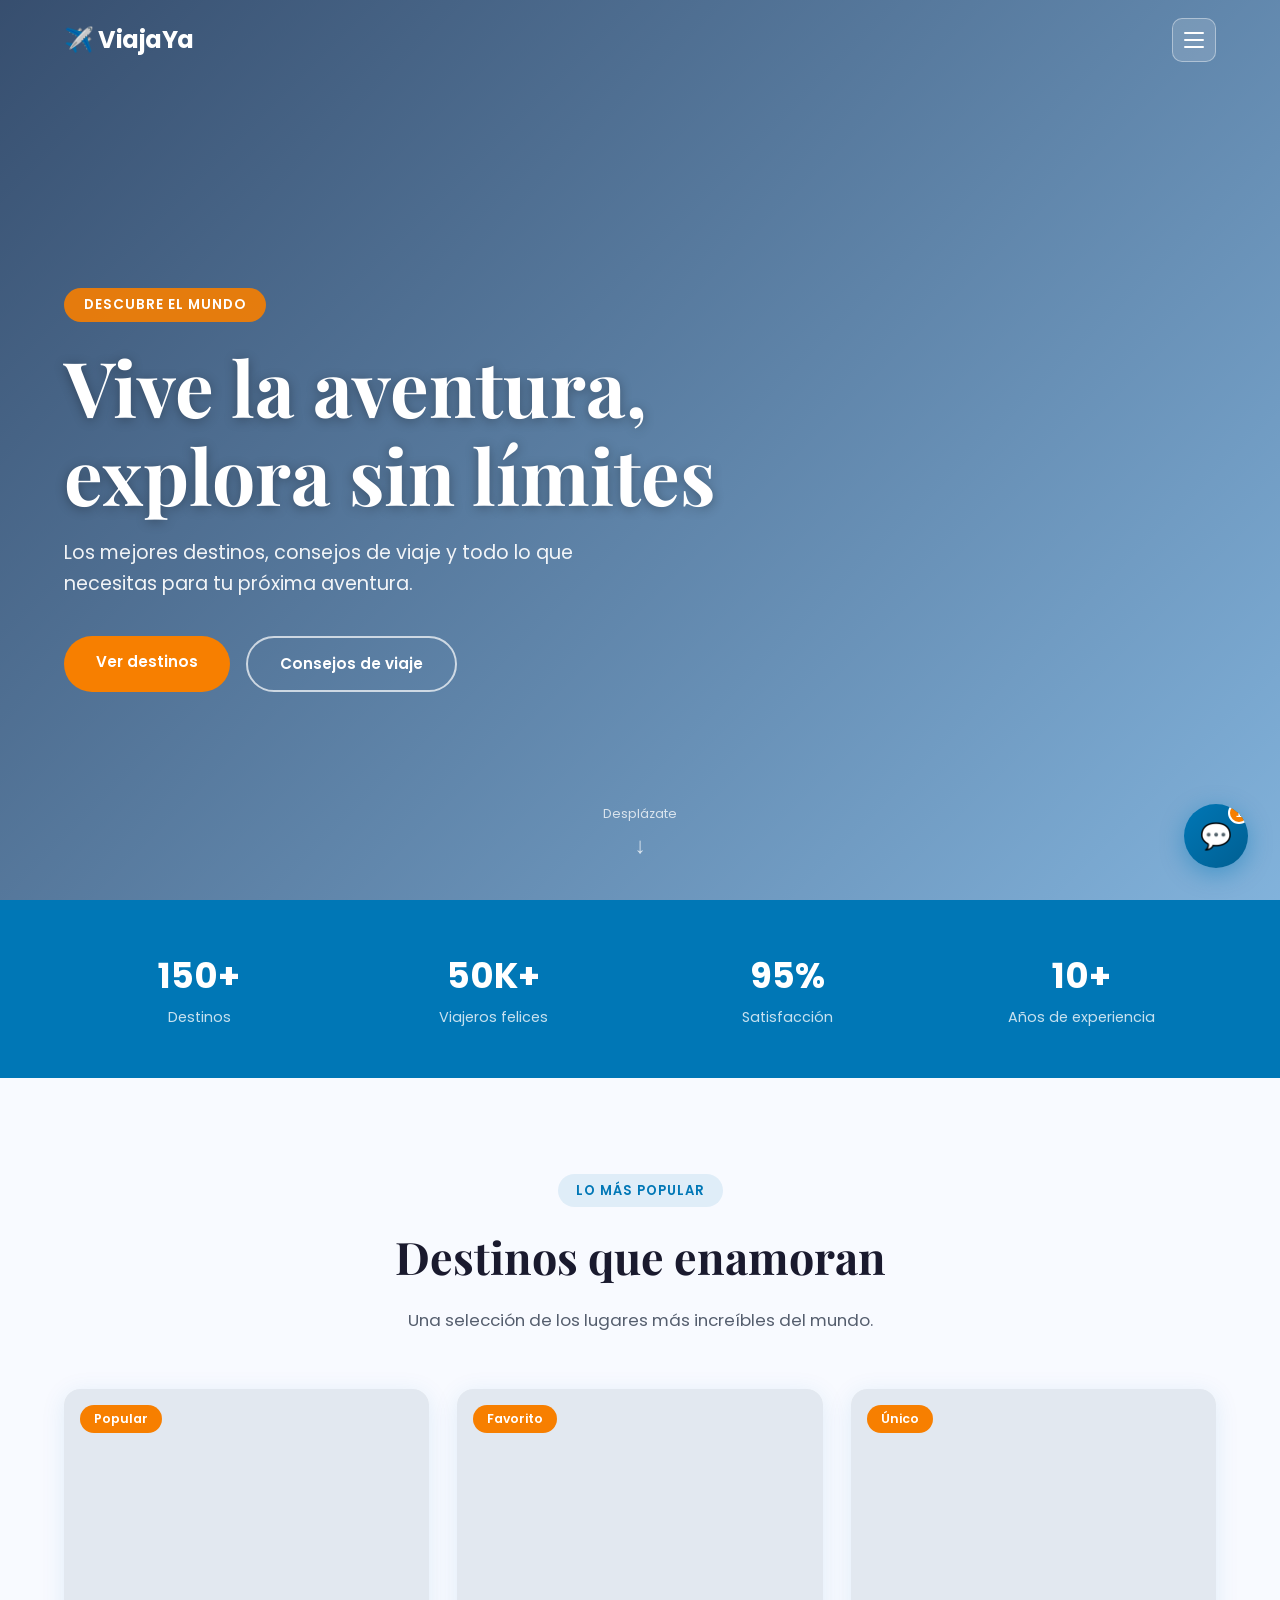
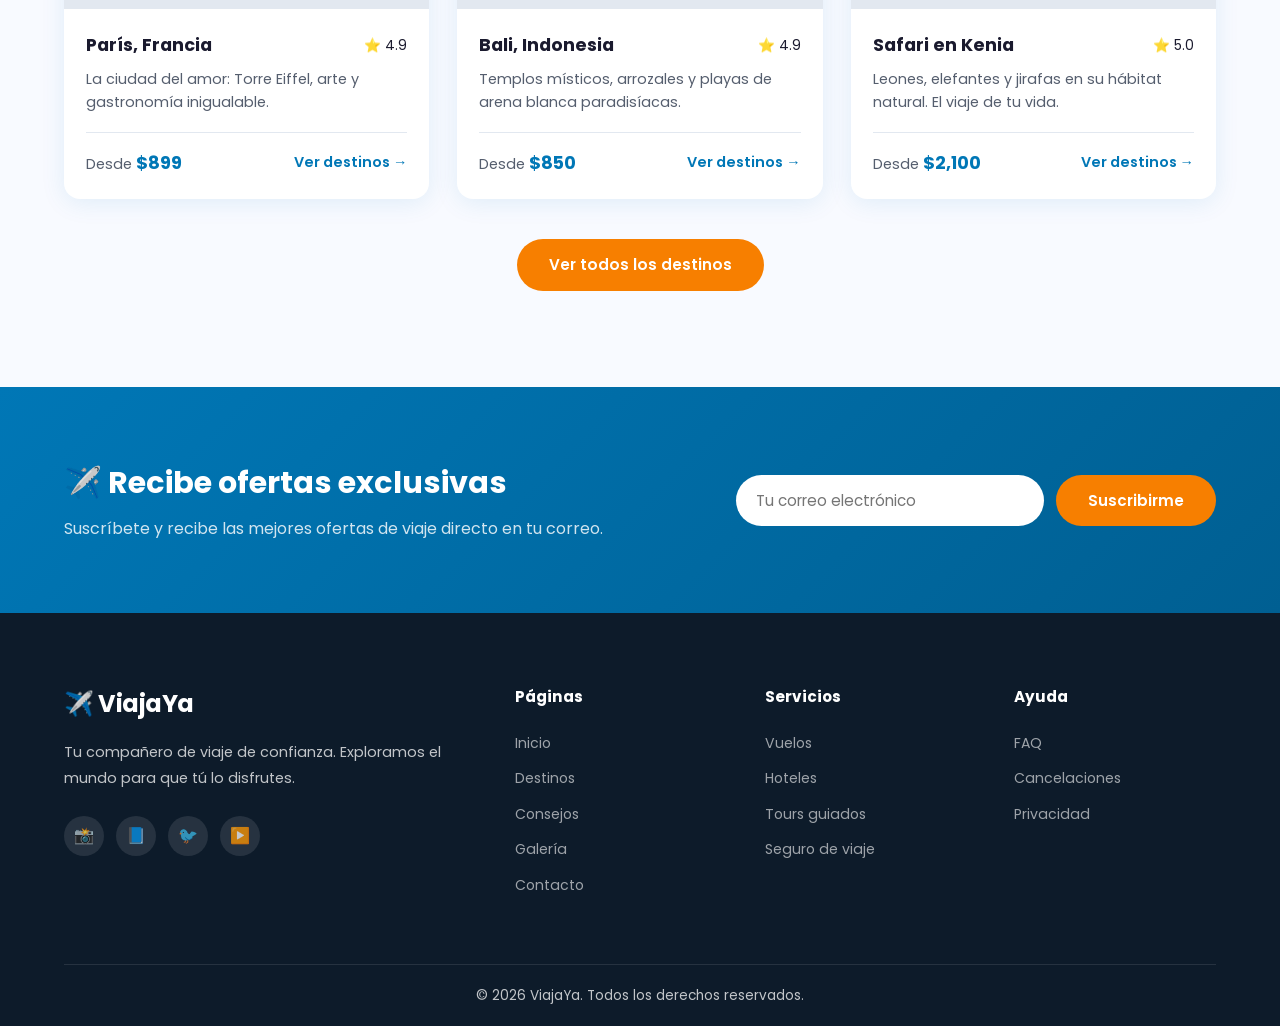
<file: index.html>
<!DOCTYPE html>
<html lang="es">
<head>
  <meta charset="UTF-8" />
  <meta name="viewport" content="width=device-width, initial-scale=1.0" />
  <title>ViajaYa – Inicio</title>
  <meta name="description" content="Tu guía de turismo y viajes. Descubre el mundo con ViajaYa." />
  <link rel="stylesheet" href="styles.css" />
  <link rel="preconnect" href="https://fonts.googleapis.com" />
  <link rel="preconnect" href="https://fonts.gstatic.com" crossorigin />
  <link href="https://fonts.googleapis.com/css2?family=Poppins:wght@300;400;600;700&family=Playfair+Display:wght@700&display=swap" rel="stylesheet" />
</head>
<body>

  <!-- NAVBAR -->
  <nav class="navbar" id="navbar" role="navigation" aria-label="Navegación principal">
    <div class="container nav-container">
      <a href="index.html" class="logo" aria-label="ViajaYa – Inicio">✈️ ViajaYa</a>
      <button class="nav-toggle" id="navToggle" aria-label="Abrir menú" aria-expanded="false" aria-controls="menuPanel">
        <span class="hamburger-line"></span>
        <span class="hamburger-line"></span>
        <span class="hamburger-line"></span>
      </button>
    </div>
  </nav>

  <!-- MENÚ LATERAL -->
  <div class="menu-overlay" id="menuOverlay" aria-hidden="true">
    <div class="menu-panel" id="menuPanel" role="dialog" aria-modal="true" aria-label="Menú">
      <div class="menu-panel-header">
        <span class="logo" style="color:#fff">✈️ ViajaYa</span>
        <button class="menu-panel-close" id="menuClose" aria-label="Cerrar menú">✕</button>
      </div>
      <nav aria-label="Menú lateral">
        <ul class="menu-panel-links">
          <li><a href="index.html"    data-page="index.html"    data-num="01">Inicio</a></li>
          <li><a href="destinos.html" data-page="destinos.html" data-num="02">Destinos</a></li>
          <li><a href="consejos.html" data-page="consejos.html" data-num="03">Consejos</a></li>
          <li><a href="galeria.html"  data-page="galeria.html"  data-num="04">Galería</a></li>
          <li><a href="contacto.html" data-page="contacto.html" data-num="05">Contacto</a></li>
        </ul>
      </nav>
      <div class="menu-panel-footer">
        <a href="tel:+34900123456">📞 +34 900 123 456</a>
        <a href="mailto:hola@viajaya.com">📧 hola@viajaya.com</a>
      </div>
    </div>
  </div>

  <!-- HERO -->
  <section class="hero" aria-label="Portada">
    <div class="hero-overlay" aria-hidden="true"></div>
    <div class="hero-content container">
      <p class="hero-tag">Descubre el mundo</p>
      <h1>Vive la aventura,<br />explora sin límites</h1>
      <p class="hero-subtitle">Los mejores destinos, consejos de viaje y todo lo que necesitas para tu próxima aventura.</p>
      <div class="hero-buttons">
        <a href="destinos.html" class="btn btn-primary">Ver destinos</a>
        <a href="consejos.html" class="btn btn-outline">Consejos de viaje</a>
      </div>
    </div>
    <div class="hero-scroll-hint" aria-hidden="true">
      <span>Desplázate</span>
      <div class="scroll-arrow">↓</div>
    </div>
  </section>

  <!-- STATS -->
  <section class="stats" aria-label="Cifras destacadas">
    <div class="container">
      <div class="stats-grid">
        <div class="stat-item fade-in"><span class="stat-number">150+</span><span class="stat-label">Destinos</span></div>
        <div class="stat-item fade-in"><span class="stat-number">50K+</span><span class="stat-label">Viajeros felices</span></div>
        <div class="stat-item fade-in"><span class="stat-number">95%</span><span class="stat-label">Satisfacción</span></div>
        <div class="stat-item fade-in"><span class="stat-number">10+</span><span class="stat-label">Años de experiencia</span></div>
      </div>
    </div>
  </section>

  <!-- DESTINOS DESTACADOS -->
  <section class="section">
    <div class="container">
      <div class="section-header">
        <p class="section-tag">Lo más popular</p>
        <h2>Destinos que enamoran</h2>
        <p class="section-desc">Una selección de los lugares más increíbles del mundo.</p>
      </div>
      <div class="destinos-grid" style="grid-template-columns: repeat(3,1fr)">

        <article class="destino-card fade-in">
          <div class="card-img" role="img" aria-label="París, Francia"
            style="background-image:url('https://images.unsplash.com/photo-1502602898657-3e91760cbb34?w=600&q=80')">
            <span class="card-badge">Popular</span>
          </div>
          <div class="card-body">
            <div class="card-top"><h3>París, Francia</h3><span class="card-rating">⭐ 4.9</span></div>
            <p>La ciudad del amor: Torre Eiffel, arte y gastronomía inigualable.</p>
            <div class="card-footer">
              <span class="card-price">Desde <strong>$899</strong></span>
              <a href="destinos.html" class="btn-card">Ver destinos →</a>
            </div>
          </div>
        </article>

        <article class="destino-card fade-in">
          <div class="card-img" role="img" aria-label="Bali, Indonesia"
            style="background-image:url('https://images.unsplash.com/photo-1520250497591-112f2f40a3f4?w=600&q=80')">
            <span class="card-badge">Favorito</span>
          </div>
          <div class="card-body">
            <div class="card-top"><h3>Bali, Indonesia</h3><span class="card-rating">⭐ 4.9</span></div>
            <p>Templos místicos, arrozales y playas de arena blanca paradisíacas.</p>
            <div class="card-footer">
              <span class="card-price">Desde <strong>$850</strong></span>
              <a href="destinos.html" class="btn-card">Ver destinos →</a>
            </div>
          </div>
        </article>

        <article class="destino-card fade-in">
          <div class="card-img" role="img" aria-label="Safari en Kenia"
            style="background-image:url('https://images.unsplash.com/photo-1516026672322-bc52d61a55d5?w=600&q=80')">
            <span class="card-badge">Único</span>
          </div>
          <div class="card-body">
            <div class="card-top"><h3>Safari en Kenia</h3><span class="card-rating">⭐ 5.0</span></div>
            <p>Leones, elefantes y jirafas en su hábitat natural. El viaje de tu vida.</p>
            <div class="card-footer">
              <span class="card-price">Desde <strong>$2,100</strong></span>
              <a href="destinos.html" class="btn-card">Ver destinos →</a>
            </div>
          </div>
        </article>

      </div>
      <div style="text-align:center;margin-top:40px">
        <a href="destinos.html" class="btn btn-primary">Ver todos los destinos</a>
      </div>
    </div>
  </section>

  <!-- NEWSLETTER -->
  <section class="newsletter-section">
    <div class="container">
      <div class="newsletter-box">
        <div class="newsletter-text">
          <h2>✈️ Recibe ofertas exclusivas</h2>
          <p>Suscríbete y recibe las mejores ofertas de viaje directo en tu correo.</p>
        </div>
        <form class="newsletter-form" id="newsletterForm" novalidate>
          <label for="newsletterEmail" class="sr-only">Correo electrónico</label>
          <input type="email" id="newsletterEmail" placeholder="Tu correo electrónico" required autocomplete="email" />
          <button type="submit" class="btn btn-primary">Suscribirme</button>
        </form>
      </div>
    </div>
  </section>

  <!-- FOOTER -->
  <footer class="footer" role="contentinfo">
    <div class="container">
      <div class="footer-grid">
        <div class="footer-brand">
          <div class="logo">✈️ ViajaYa</div>
          <p>Tu compañero de viaje de confianza. Exploramos el mundo para que tú lo disfrutes.</p>
          <div class="social-links" aria-label="Redes sociales">
            <a href="#" aria-label="Instagram">📸</a>
            <a href="#" aria-label="Facebook">📘</a>
            <a href="#" aria-label="Twitter">🐦</a>
            <a href="#" aria-label="YouTube">▶️</a>
          </div>
        </div>
        <nav class="footer-links" aria-label="Páginas">
          <h4>Páginas</h4>
          <ul>
            <li><a href="index.html">Inicio</a></li>
            <li><a href="destinos.html">Destinos</a></li>
            <li><a href="consejos.html">Consejos</a></li>
            <li><a href="galeria.html">Galería</a></li>
            <li><a href="contacto.html">Contacto</a></li>
          </ul>
        </nav>
        <nav class="footer-links" aria-label="Servicios">
          <h4>Servicios</h4>
          <ul>
            <li><a href="destinos.html">Vuelos</a></li>
            <li><a href="destinos.html">Hoteles</a></li>
            <li><a href="destinos.html">Tours guiados</a></li>
            <li><a href="contacto.html">Seguro de viaje</a></li>
          </ul>
        </nav>
        <nav class="footer-links" aria-label="Ayuda">
          <h4>Ayuda</h4>
          <ul>
            <li><a href="contacto.html">FAQ</a></li>
            <li><a href="contacto.html">Cancelaciones</a></li>
            <li><a href="contacto.html">Privacidad</a></li>
          </ul>
        </nav>
      </div>
      <div class="footer-bottom"><p>&copy; 2026 ViajaYa. Todos los derechos reservados.</p></div>
    </div>
  </footer>

  <!-- BOT -->
  <div class="bot-container" id="botContainer">
    <div class="bot-header">
      <div class="bot-avatar" aria-hidden="true">🤖</div>
      <div class="bot-info"><strong>Asistente ViajaYa</strong><span class="bot-status">● En línea</span></div>
      <button class="bot-close" id="botClose" aria-label="Cerrar asistente">✕</button>
    </div>
    <div class="bot-messages" id="botMessages" role="log" aria-live="polite">
      <div class="bot-msg bot"><div class="msg-bubble">¡Hola! 👋 ¿En qué puedo ayudarte hoy?</div></div>
    </div>
    <div class="bot-quick-replies" id="quickReplies"></div>
    <div class="bot-input-area">
      <label for="botInput" class="sr-only">Escribe tu pregunta</label>
      <input type="text" id="botInput" placeholder="Escribe tu pregunta…" autocomplete="off" />
      <button id="botSend" aria-label="Enviar">➤</button>
    </div>
  </div>
  <button class="bot-toggle" id="botToggle" aria-label="Abrir asistente" aria-expanded="false">
    <span class="bot-toggle-open"  aria-hidden="true">💬</span>
    <span class="bot-toggle-close" aria-hidden="true">✕</span>
    <span class="bot-toggle-badge" id="botBadge">1</span>
  </button>

  <script src="nav.js"></script>
  <script src="script.js"></script>
</body>
</html>
</file>
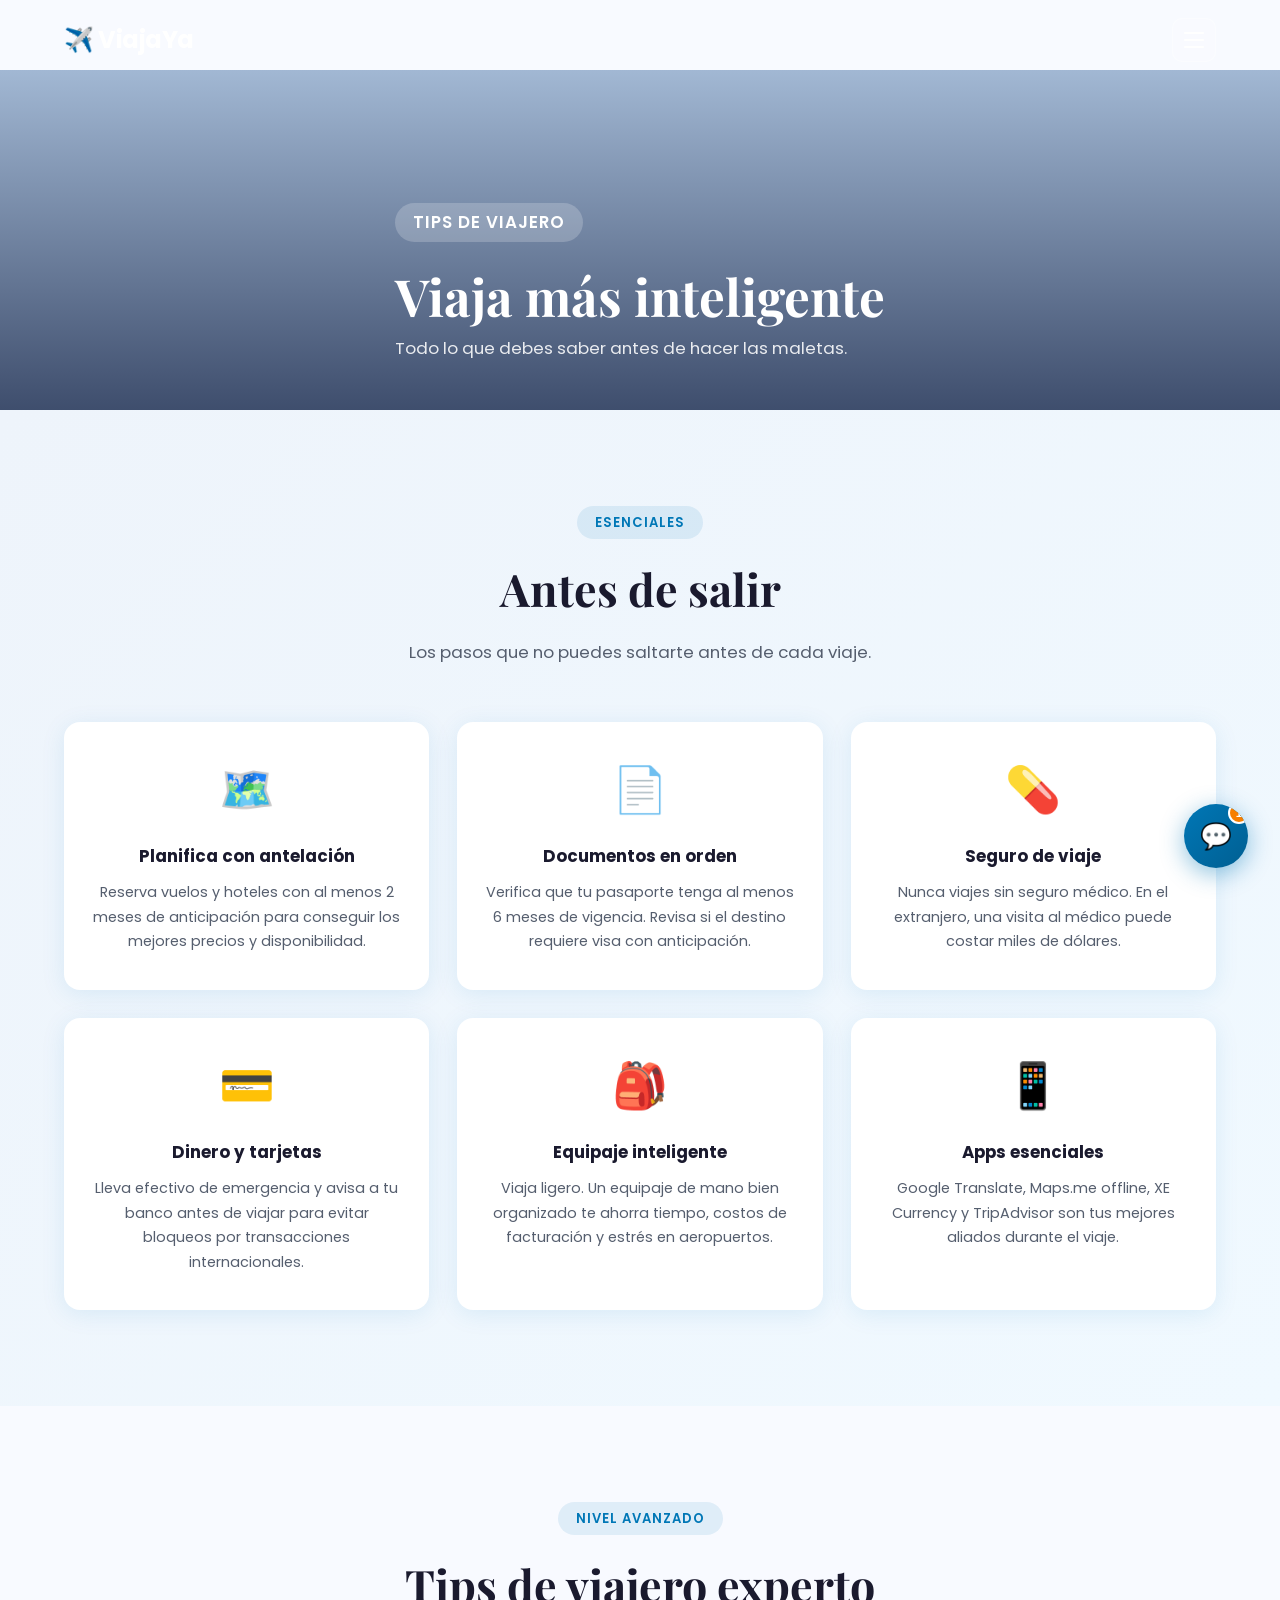
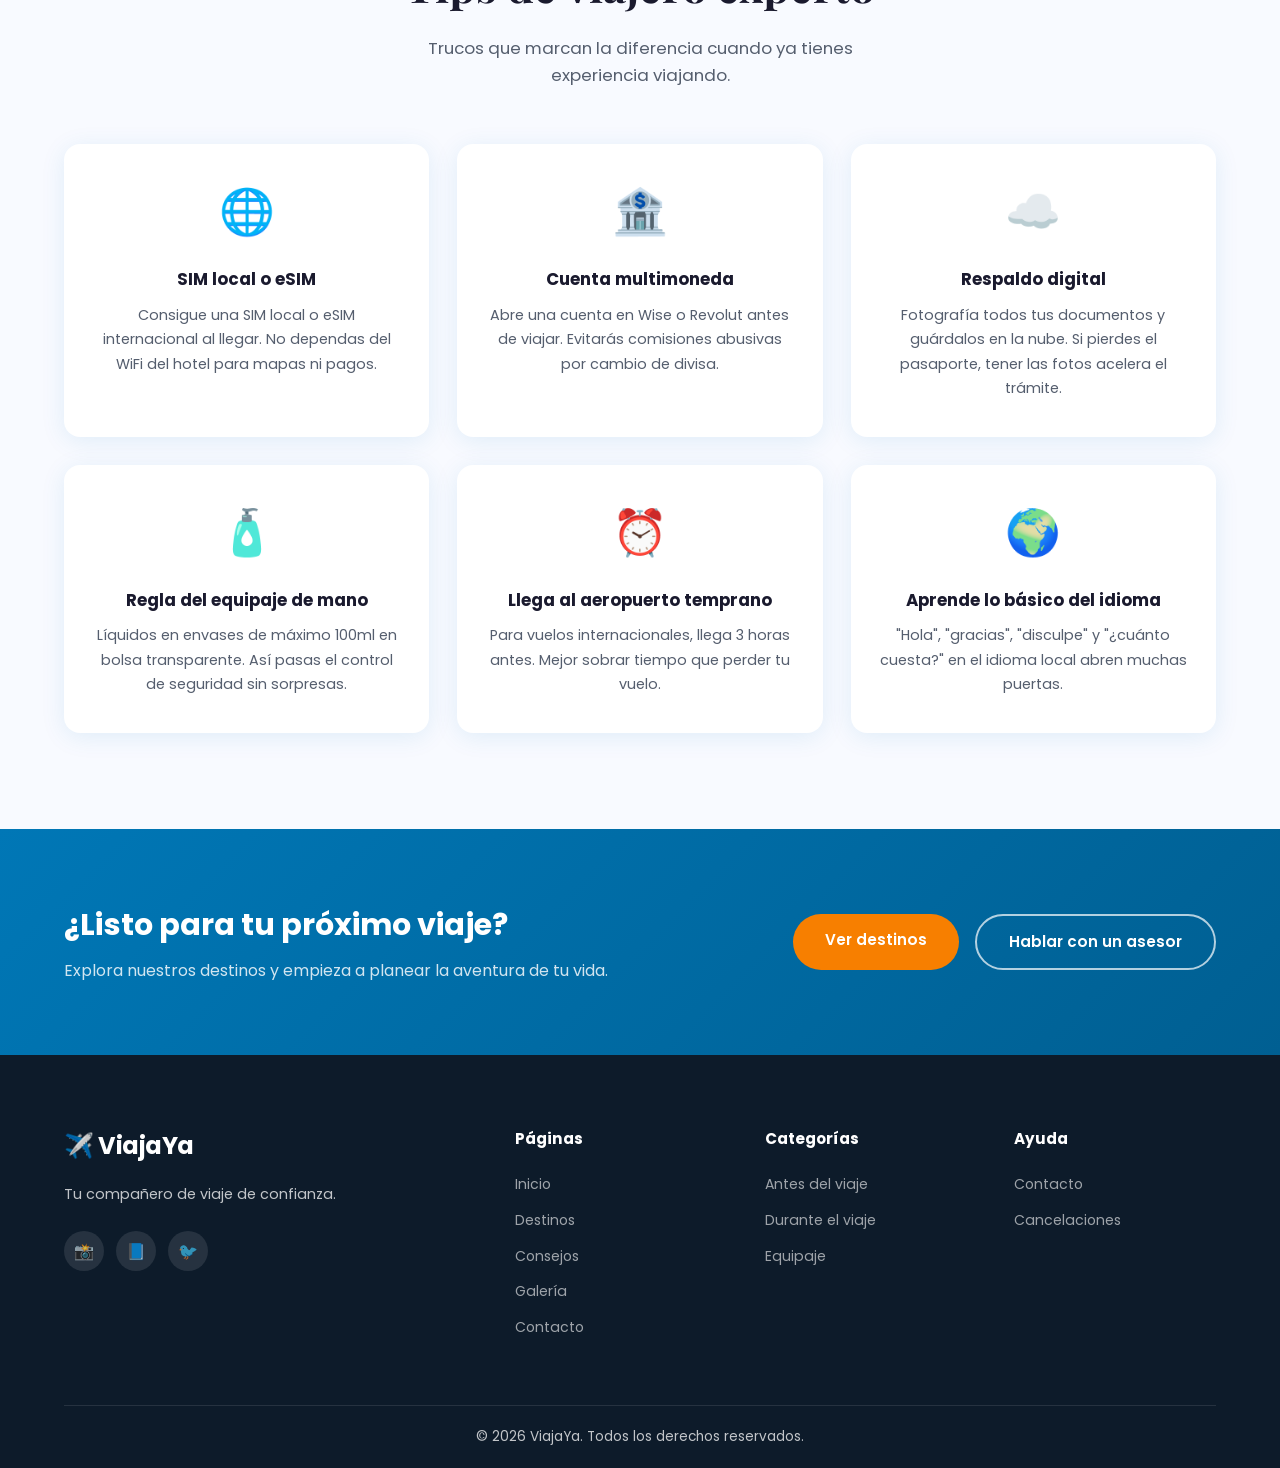
<file: consejos.html>
<!DOCTYPE html>
<html lang="es">
<head>
  <meta charset="UTF-8" />
  <meta name="viewport" content="width=device-width, initial-scale=1.0" />
  <title>ViajaYa – Consejos de viaje</title>
  <meta name="description" content="Los mejores consejos para viajar mejor: equipaje, visa, seguro, dinero y más." />
  <link rel="stylesheet" href="styles.css" />
  <link rel="preconnect" href="https://fonts.googleapis.com" />
  <link rel="preconnect" href="https://fonts.gstatic.com" crossorigin />
  <link href="https://fonts.googleapis.com/css2?family=Poppins:wght@300;400;600;700&family=Playfair+Display:wght@700&display=swap" rel="stylesheet" />
</head>
<body>

  <!-- NAVBAR -->
  <nav class="navbar scrolled" id="navbar" role="navigation" aria-label="Navegación principal">
    <div class="container nav-container">
      <a href="index.html" class="logo" aria-label="ViajaYa – Inicio">✈️ ViajaYa</a>
      <button class="nav-toggle" id="navToggle" aria-label="Abrir menú" aria-expanded="false" aria-controls="menuPanel">
        <span class="hamburger-line"></span>
        <span class="hamburger-line"></span>
        <span class="hamburger-line"></span>
      </button>
    </div>
  </nav>

  <!-- MENÚ LATERAL -->
  <div class="menu-overlay" id="menuOverlay" aria-hidden="true">
    <div class="menu-panel" id="menuPanel" role="dialog" aria-modal="true" aria-label="Menú">
      <div class="menu-panel-header">
        <span class="logo" style="color:#fff">✈️ ViajaYa</span>
        <button class="menu-panel-close" id="menuClose" aria-label="Cerrar menú">✕</button>
      </div>
      <nav aria-label="Menú lateral">
        <ul class="menu-panel-links">
          <li><a href="index.html"    data-page="index.html"    data-num="01">Inicio</a></li>
          <li><a href="destinos.html" data-page="destinos.html" data-num="02">Destinos</a></li>
          <li><a href="consejos.html" data-page="consejos.html" data-num="03">Consejos</a></li>
          <li><a href="galeria.html"  data-page="galeria.html"  data-num="04">Galería</a></li>
          <li><a href="contacto.html" data-page="contacto.html" data-num="05">Contacto</a></li>
        </ul>
      </nav>
      <div class="menu-panel-footer">
        <a href="tel:+34900123456">📞 +34 900 123 456</a>
        <a href="mailto:hola@viajaya.com">📧 hola@viajaya.com</a>
      </div>
    </div>
  </div>

  <!-- PAGE HERO -->
  <div class="page-hero" style="background-image:url('https://images.unsplash.com/photo-1501555088652-021faa106b9b?w=1400&q=80')">
    <div class="page-hero-overlay" aria-hidden="true"></div>
    <div class="page-hero-content container">
      <p class="section-tag" style="color:#fff;background:rgba(255,255,255,0.2)">Tips de viajero</p>
      <h1>Viaja más inteligente</h1>
      <p>Todo lo que debes saber antes de hacer las maletas.</p>
    </div>
  </div>

  <!-- CONSEJOS PRINCIPALES -->
  <section class="section consejos-section" aria-labelledby="consejos-h2">
    <div class="container">
      <div class="section-header">
        <p class="section-tag">Esenciales</p>
        <h2 id="consejos-h2">Antes de salir</h2>
        <p class="section-desc">Los pasos que no puedes saltarte antes de cada viaje.</p>
      </div>
      <div class="consejos-grid">
        <div class="consejo-card fade-in">
          <div class="consejo-icon" aria-hidden="true">🗺️</div>
          <h3>Planifica con antelación</h3>
          <p>Reserva vuelos y hoteles con al menos 2 meses de anticipación para conseguir los mejores precios y disponibilidad.</p>
        </div>
        <div class="consejo-card fade-in">
          <div class="consejo-icon" aria-hidden="true">📄</div>
          <h3>Documentos en orden</h3>
          <p>Verifica que tu pasaporte tenga al menos 6 meses de vigencia. Revisa si el destino requiere visa con anticipación.</p>
        </div>
        <div class="consejo-card fade-in">
          <div class="consejo-icon" aria-hidden="true">💊</div>
          <h3>Seguro de viaje</h3>
          <p>Nunca viajes sin seguro médico. En el extranjero, una visita al médico puede costar miles de dólares.</p>
        </div>
        <div class="consejo-card fade-in">
          <div class="consejo-icon" aria-hidden="true">💳</div>
          <h3>Dinero y tarjetas</h3>
          <p>Lleva efectivo de emergencia y avisa a tu banco antes de viajar para evitar bloqueos por transacciones internacionales.</p>
        </div>
        <div class="consejo-card fade-in">
          <div class="consejo-icon" aria-hidden="true">🎒</div>
          <h3>Equipaje inteligente</h3>
          <p>Viaja ligero. Un equipaje de mano bien organizado te ahorra tiempo, costos de facturación y estrés en aeropuertos.</p>
        </div>
        <div class="consejo-card fade-in">
          <div class="consejo-icon" aria-hidden="true">📱</div>
          <h3>Apps esenciales</h3>
          <p>Google Translate, Maps.me offline, XE Currency y TripAdvisor son tus mejores aliados durante el viaje.</p>
        </div>
      </div>
    </div>
  </section>

  <!-- CONSEJOS AVANZADOS -->
  <section class="section">
    <div class="container">
      <div class="section-header">
        <p class="section-tag">Nivel avanzado</p>
        <h2>Tips de viajero experto</h2>
        <p class="section-desc">Trucos que marcan la diferencia cuando ya tienes experiencia viajando.</p>
      </div>
      <div class="consejos-grid">
        <div class="consejo-card fade-in">
          <div class="consejo-icon" aria-hidden="true">🌐</div>
          <h3>SIM local o eSIM</h3>
          <p>Consigue una SIM local o eSIM internacional al llegar. No dependas del WiFi del hotel para mapas ni pagos.</p>
        </div>
        <div class="consejo-card fade-in">
          <div class="consejo-icon" aria-hidden="true">🏦</div>
          <h3>Cuenta multimoneda</h3>
          <p>Abre una cuenta en Wise o Revolut antes de viajar. Evitarás comisiones abusivas por cambio de divisa.</p>
        </div>
        <div class="consejo-card fade-in">
          <div class="consejo-icon" aria-hidden="true">☁️</div>
          <h3>Respaldo digital</h3>
          <p>Fotografía todos tus documentos y guárdalos en la nube. Si pierdes el pasaporte, tener las fotos acelera el trámite.</p>
        </div>
        <div class="consejo-card fade-in">
          <div class="consejo-icon" aria-hidden="true">🧴</div>
          <h3>Regla del equipaje de mano</h3>
          <p>Líquidos en envases de máximo 100ml en bolsa transparente. Así pasas el control de seguridad sin sorpresas.</p>
        </div>
        <div class="consejo-card fade-in">
          <div class="consejo-icon" aria-hidden="true">⏰</div>
          <h3>Llega al aeropuerto temprano</h3>
          <p>Para vuelos internacionales, llega 3 horas antes. Mejor sobrar tiempo que perder tu vuelo.</p>
        </div>
        <div class="consejo-card fade-in">
          <div class="consejo-icon" aria-hidden="true">🌍</div>
          <h3>Aprende lo básico del idioma</h3>
          <p>"Hola", "gracias", "disculpe" y "¿cuánto cuesta?" en el idioma local abren muchas puertas.</p>
        </div>
      </div>
    </div>
  </section>

  <!-- CTA -->
  <section class="newsletter-section">
    <div class="container">
      <div class="newsletter-box">
        <div class="newsletter-text">
          <h2>¿Listo para tu próximo viaje?</h2>
          <p>Explora nuestros destinos y empieza a planear la aventura de tu vida.</p>
        </div>
        <div style="display:flex;gap:16px;flex-wrap:wrap">
          <a href="destinos.html" class="btn btn-primary">Ver destinos</a>
          <a href="contacto.html" class="btn btn-outline">Hablar con un asesor</a>
        </div>
      </div>
    </div>
  </section>

  <!-- FOOTER -->
  <footer class="footer" role="contentinfo">
    <div class="container">
      <div class="footer-grid">
        <div class="footer-brand">
          <div class="logo">✈️ ViajaYa</div>
          <p>Tu compañero de viaje de confianza.</p>
          <div class="social-links" aria-label="Redes sociales">
            <a href="#" aria-label="Instagram">📸</a>
            <a href="#" aria-label="Facebook">📘</a>
            <a href="#" aria-label="Twitter">🐦</a>
          </div>
        </div>
        <nav class="footer-links" aria-label="Páginas">
          <h4>Páginas</h4>
          <ul>
            <li><a href="index.html">Inicio</a></li>
            <li><a href="destinos.html">Destinos</a></li>
            <li><a href="consejos.html">Consejos</a></li>
            <li><a href="galeria.html">Galería</a></li>
            <li><a href="contacto.html">Contacto</a></li>
          </ul>
        </nav>
        <nav class="footer-links" aria-label="Categorías">
          <h4>Categorías</h4>
          <ul>
            <li><a href="consejos.html">Antes del viaje</a></li>
            <li><a href="consejos.html">Durante el viaje</a></li>
            <li><a href="consejos.html">Equipaje</a></li>
          </ul>
        </nav>
        <nav class="footer-links" aria-label="Ayuda">
          <h4>Ayuda</h4>
          <ul>
            <li><a href="contacto.html">Contacto</a></li>
            <li><a href="contacto.html">Cancelaciones</a></li>
          </ul>
        </nav>
      </div>
      <div class="footer-bottom"><p>&copy; 2026 ViajaYa. Todos los derechos reservados.</p></div>
    </div>
  </footer>

  <!-- BOT -->
  <div class="bot-container" id="botContainer">
    <div class="bot-header">
      <div class="bot-avatar" aria-hidden="true">🤖</div>
      <div class="bot-info"><strong>Asistente ViajaYa</strong><span class="bot-status">● En línea</span></div>
      <button class="bot-close" id="botClose" aria-label="Cerrar asistente">✕</button>
    </div>
    <div class="bot-messages" id="botMessages" role="log" aria-live="polite">
      <div class="bot-msg bot"><div class="msg-bubble">¡Hola! 👋 ¿Tienes dudas sobre tu viaje?</div></div>
    </div>
    <div class="bot-quick-replies" id="quickReplies"></div>
    <div class="bot-input-area">
      <label for="botInput" class="sr-only">Escribe tu pregunta</label>
      <input type="text" id="botInput" placeholder="Escribe tu pregunta…" autocomplete="off" />
      <button id="botSend" aria-label="Enviar">➤</button>
    </div>
  </div>
  <button class="bot-toggle" id="botToggle" aria-label="Abrir asistente" aria-expanded="false">
    <span class="bot-toggle-open"  aria-hidden="true">💬</span>
    <span class="bot-toggle-close" aria-hidden="true">✕</span>
    <span class="bot-toggle-badge" id="botBadge">1</span>
  </button>

  <script src="nav.js"></script>
  <script src="script.js"></script>
</body>
</html>
</file>
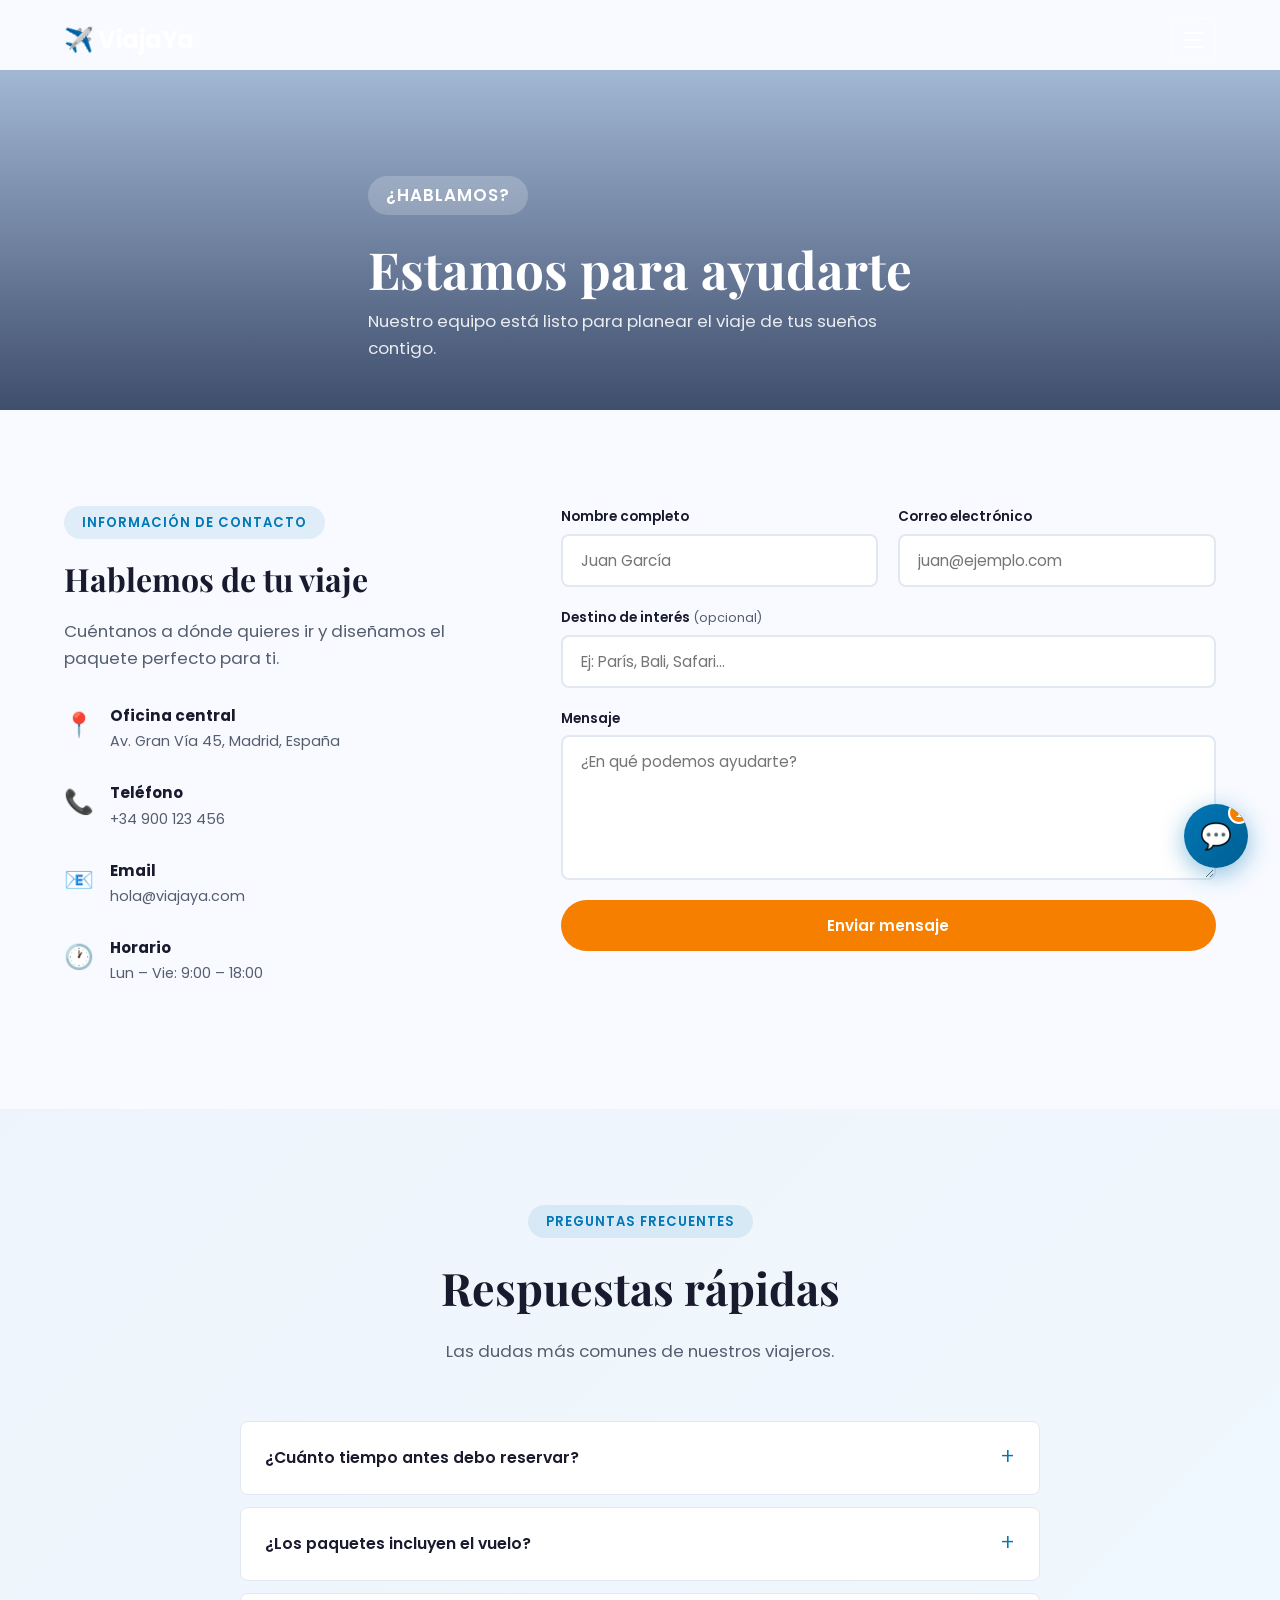
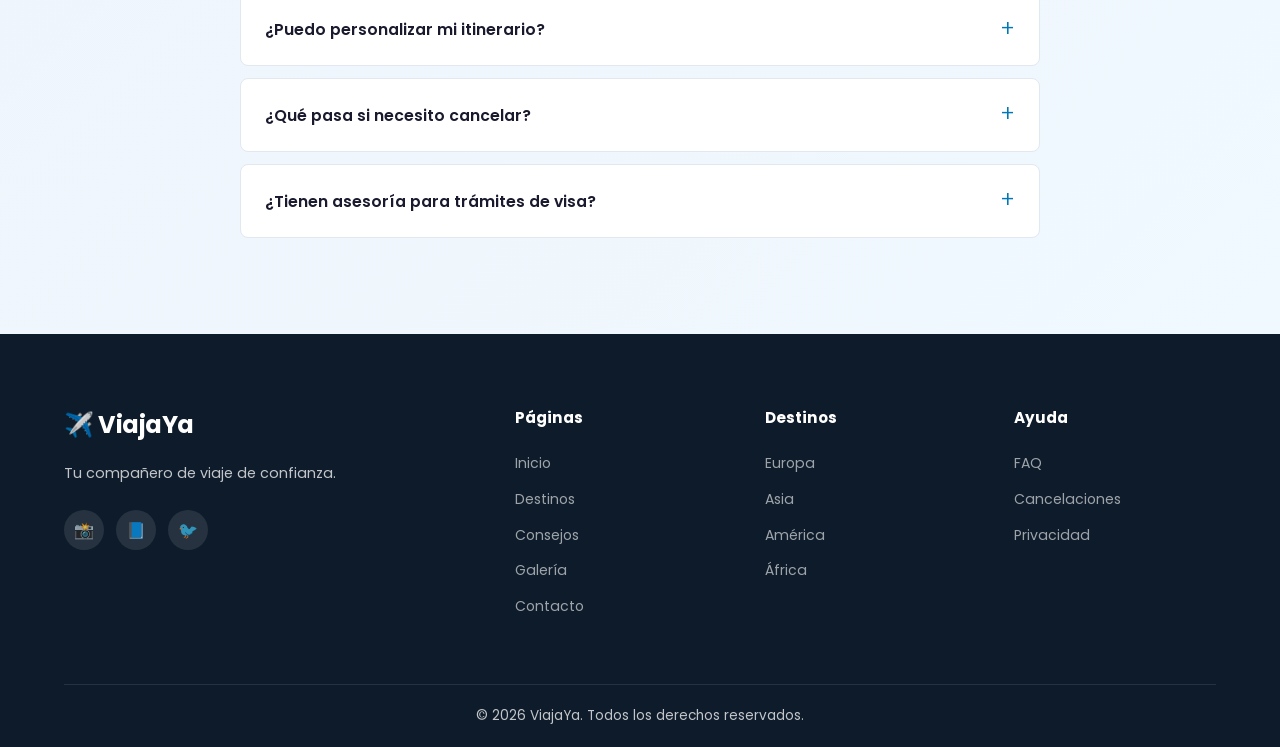
<file: contacto.html>
<!DOCTYPE html>
<html lang="es">
<head>
  <meta charset="UTF-8" />
  <meta name="viewport" content="width=device-width, initial-scale=1.0" />
  <title>ViajaYa – Contacto</title>
  <meta name="description" content="Contacta con el equipo de ViajaYa. Te ayudamos a planear el viaje de tus sueños." />
  <link rel="stylesheet" href="styles.css" />
  <link rel="preconnect" href="https://fonts.googleapis.com" />
  <link rel="preconnect" href="https://fonts.gstatic.com" crossorigin />
  <link href="https://fonts.googleapis.com/css2?family=Poppins:wght@300;400;600;700&family=Playfair+Display:wght@700&display=swap" rel="stylesheet" />
</head>
<body>

  <!-- NAVBAR -->
  <nav class="navbar scrolled" id="navbar" role="navigation" aria-label="Navegación principal">
    <div class="container nav-container">
      <a href="index.html" class="logo" aria-label="ViajaYa – Inicio">✈️ ViajaYa</a>
      <button class="nav-toggle" id="navToggle" aria-label="Abrir menú" aria-expanded="false" aria-controls="menuPanel">
        <span class="hamburger-line"></span>
        <span class="hamburger-line"></span>
        <span class="hamburger-line"></span>
      </button>
    </div>
  </nav>

  <!-- MENÚ LATERAL -->
  <div class="menu-overlay" id="menuOverlay" aria-hidden="true">
    <div class="menu-panel" id="menuPanel" role="dialog" aria-modal="true" aria-label="Menú">
      <div class="menu-panel-header">
        <span class="logo" style="color:#fff">✈️ ViajaYa</span>
        <button class="menu-panel-close" id="menuClose" aria-label="Cerrar menú">✕</button>
      </div>
      <nav aria-label="Menú lateral">
        <ul class="menu-panel-links">
          <li><a href="index.html"    data-page="index.html"    data-num="01">Inicio</a></li>
          <li><a href="destinos.html" data-page="destinos.html" data-num="02">Destinos</a></li>
          <li><a href="consejos.html" data-page="consejos.html" data-num="03">Consejos</a></li>
          <li><a href="galeria.html"  data-page="galeria.html"  data-num="04">Galería</a></li>
          <li><a href="contacto.html" data-page="contacto.html" data-num="05">Contacto</a></li>
        </ul>
      </nav>
      <div class="menu-panel-footer">
        <a href="tel:+34900123456">📞 +34 900 123 456</a>
        <a href="mailto:hola@viajaya.com">📧 hola@viajaya.com</a>
      </div>
    </div>
  </div>

  <!-- PAGE HERO -->
  <div class="page-hero" style="background-image:url('https://images.unsplash.com/photo-1423592707957-3b212afa6733?w=1400&q=80')">
    <div class="page-hero-overlay" aria-hidden="true"></div>
    <div class="page-hero-content container">
      <p class="section-tag" style="color:#fff;background:rgba(255,255,255,0.2)">¿Hablamos?</p>
      <h1>Estamos para ayudarte</h1>
      <p>Nuestro equipo está listo para planear el viaje de tus sueños contigo.</p>
    </div>
  </div>

  <!-- CONTACTO -->
  <section class="section" aria-labelledby="contacto-h2">
    <div class="container">
      <h2 id="contacto-h2" class="sr-only">Formulario de contacto</h2>
      <div class="contacto-layout">
        <div class="contacto-info">
          <div class="section-header" style="text-align:left;margin-bottom:32px">
            <p class="section-tag">Información de contacto</p>
            <h2 style="font-family:'Playfair Display',serif;font-size:2rem">Hablemos de tu viaje</h2>
            <p class="section-desc" style="margin:0;text-align:left">Cuéntanos a dónde quieres ir y diseñamos el paquete perfecto para ti.</p>
          </div>
          <div class="contacto-item fade-in">
            <span class="contacto-icon" aria-hidden="true">📍</span>
            <div><strong>Oficina central</strong><p>Av. Gran Vía 45, Madrid, España</p></div>
          </div>
          <div class="contacto-item fade-in">
            <span class="contacto-icon" aria-hidden="true">📞</span>
            <div><strong>Teléfono</strong><p><a href="tel:+34900123456">+34 900 123 456</a></p></div>
          </div>
          <div class="contacto-item fade-in">
            <span class="contacto-icon" aria-hidden="true">📧</span>
            <div><strong>Email</strong><p><a href="mailto:hola@viajaya.com">hola@viajaya.com</a></p></div>
          </div>
          <div class="contacto-item fade-in">
            <span class="contacto-icon" aria-hidden="true">🕐</span>
            <div><strong>Horario</strong><p>Lun – Vie: 9:00 – 18:00</p></div>
          </div>
        </div>

        <form class="contacto-form" id="contactoForm" novalidate>
          <div class="form-row">
            <div class="form-group">
              <label for="contactNombre">Nombre completo</label>
              <input type="text" id="contactNombre" name="nombre" placeholder="Juan García" required autocomplete="name" />
            </div>
            <div class="form-group">
              <label for="contactEmail">Correo electrónico</label>
              <input type="email" id="contactEmail" name="email" placeholder="juan@ejemplo.com" required autocomplete="email" />
            </div>
          </div>
          <div class="form-group">
            <label for="contactDestino">Destino de interés <span class="optional">(opcional)</span></label>
            <input type="text" id="contactDestino" name="destino" placeholder="Ej: París, Bali, Safari…" />
          </div>
          <div class="form-group">
            <label for="contactMensaje">Mensaje</label>
            <textarea id="contactMensaje" name="mensaje" placeholder="¿En qué podemos ayudarte?" rows="5" required></textarea>
          </div>
          <button type="submit" class="btn btn-primary">Enviar mensaje</button>
        </form>
      </div>
    </div>
  </section>

  <!-- FAQ RÁPIDO -->
  <section class="section consejos-section" aria-labelledby="faq-h2">
    <div class="container">
      <div class="section-header">
        <p class="section-tag">Preguntas frecuentes</p>
        <h2 id="faq-h2">Respuestas rápidas</h2>
        <p class="section-desc">Las dudas más comunes de nuestros viajeros.</p>
      </div>
      <div class="faq-list">
        <details class="faq-item">
          <summary>¿Cuánto tiempo antes debo reservar?</summary>
          <p>Recomendamos reservar con al menos 2 meses de antelación, especialmente en temporada alta (verano, Navidad). Así garantizas mejores precios y disponibilidad.</p>
        </details>
        <details class="faq-item">
          <summary>¿Los paquetes incluyen el vuelo?</summary>
          <p>Sí, la mayoría de nuestros paquetes incluyen vuelo de ida y vuelta, hotel, traslados y desayuno. También puedes contratar solo hotel o solo vuelo según tus necesidades.</p>
        </details>
        <details class="faq-item">
          <summary>¿Puedo personalizar mi itinerario?</summary>
          <p>Por supuesto. Todos nuestros paquetes son completamente personalizables. Contáctanos y un asesor diseñará el viaje exactamente a tu medida.</p>
        </details>
        <details class="faq-item">
          <summary>¿Qué pasa si necesito cancelar?</summary>
          <p>Ofrecemos cancelación gratuita hasta 72 horas antes de la salida en la mayoría de los paquetes. Pasado ese plazo pueden aplicar cargos según la política de cada proveedor.</p>
        </details>
        <details class="faq-item">
          <summary>¿Tienen asesoría para trámites de visa?</summary>
          <p>Sí, nuestro equipo te orienta en el proceso de solicitud de visa para cualquier destino. No tramitamos la visa directamente, pero te explicamos todos los pasos necesarios.</p>
        </details>
      </div>
    </div>
  </section>

  <!-- FOOTER -->
  <footer class="footer" role="contentinfo">
    <div class="container">
      <div class="footer-grid">
        <div class="footer-brand">
          <div class="logo">✈️ ViajaYa</div>
          <p>Tu compañero de viaje de confianza.</p>
          <div class="social-links" aria-label="Redes sociales">
            <a href="#" aria-label="Instagram">📸</a>
            <a href="#" aria-label="Facebook">📘</a>
            <a href="#" aria-label="Twitter">🐦</a>
          </div>
        </div>
        <nav class="footer-links" aria-label="Páginas">
          <h4>Páginas</h4>
          <ul>
            <li><a href="index.html">Inicio</a></li>
            <li><a href="destinos.html">Destinos</a></li>
            <li><a href="consejos.html">Consejos</a></li>
            <li><a href="galeria.html">Galería</a></li>
            <li><a href="contacto.html">Contacto</a></li>
          </ul>
        </nav>
        <nav class="footer-links" aria-label="Regiones">
          <h4>Destinos</h4>
          <ul>
            <li><a href="destinos.html">Europa</a></li>
            <li><a href="destinos.html">Asia</a></li>
            <li><a href="destinos.html">América</a></li>
            <li><a href="destinos.html">África</a></li>
          </ul>
        </nav>
        <nav class="footer-links" aria-label="Ayuda">
          <h4>Ayuda</h4>
          <ul>
            <li><a href="contacto.html">FAQ</a></li>
            <li><a href="contacto.html">Cancelaciones</a></li>
            <li><a href="contacto.html">Privacidad</a></li>
          </ul>
        </nav>
      </div>
      <div class="footer-bottom"><p>&copy; 2026 ViajaYa. Todos los derechos reservados.</p></div>
    </div>
  </footer>

  <!-- BOT -->
  <div class="bot-container" id="botContainer">
    <div class="bot-header">
      <div class="bot-avatar" aria-hidden="true">🤖</div>
      <div class="bot-info"><strong>Asistente ViajaYa</strong><span class="bot-status">● En línea</span></div>
      <button class="bot-close" id="botClose" aria-label="Cerrar asistente">✕</button>
    </div>
    <div class="bot-messages" id="botMessages" role="log" aria-live="polite">
      <div class="bot-msg bot"><div class="msg-bubble">¡Hola! 👋 ¿Tienes alguna pregunta antes de reservar?</div></div>
    </div>
    <div class="bot-quick-replies" id="quickReplies"></div>
    <div class="bot-input-area">
      <label for="botInput" class="sr-only">Escribe tu pregunta</label>
      <input type="text" id="botInput" placeholder="Escribe tu pregunta…" autocomplete="off" />
      <button id="botSend" aria-label="Enviar">➤</button>
    </div>
  </div>
  <button class="bot-toggle" id="botToggle" aria-label="Abrir asistente" aria-expanded="false">
    <span class="bot-toggle-open"  aria-hidden="true">💬</span>
    <span class="bot-toggle-close" aria-hidden="true">✕</span>
    <span class="bot-toggle-badge" id="botBadge">1</span>
  </button>

  <script src="nav.js"></script>
  <script src="script.js"></script>
</body>
</html>
</file>
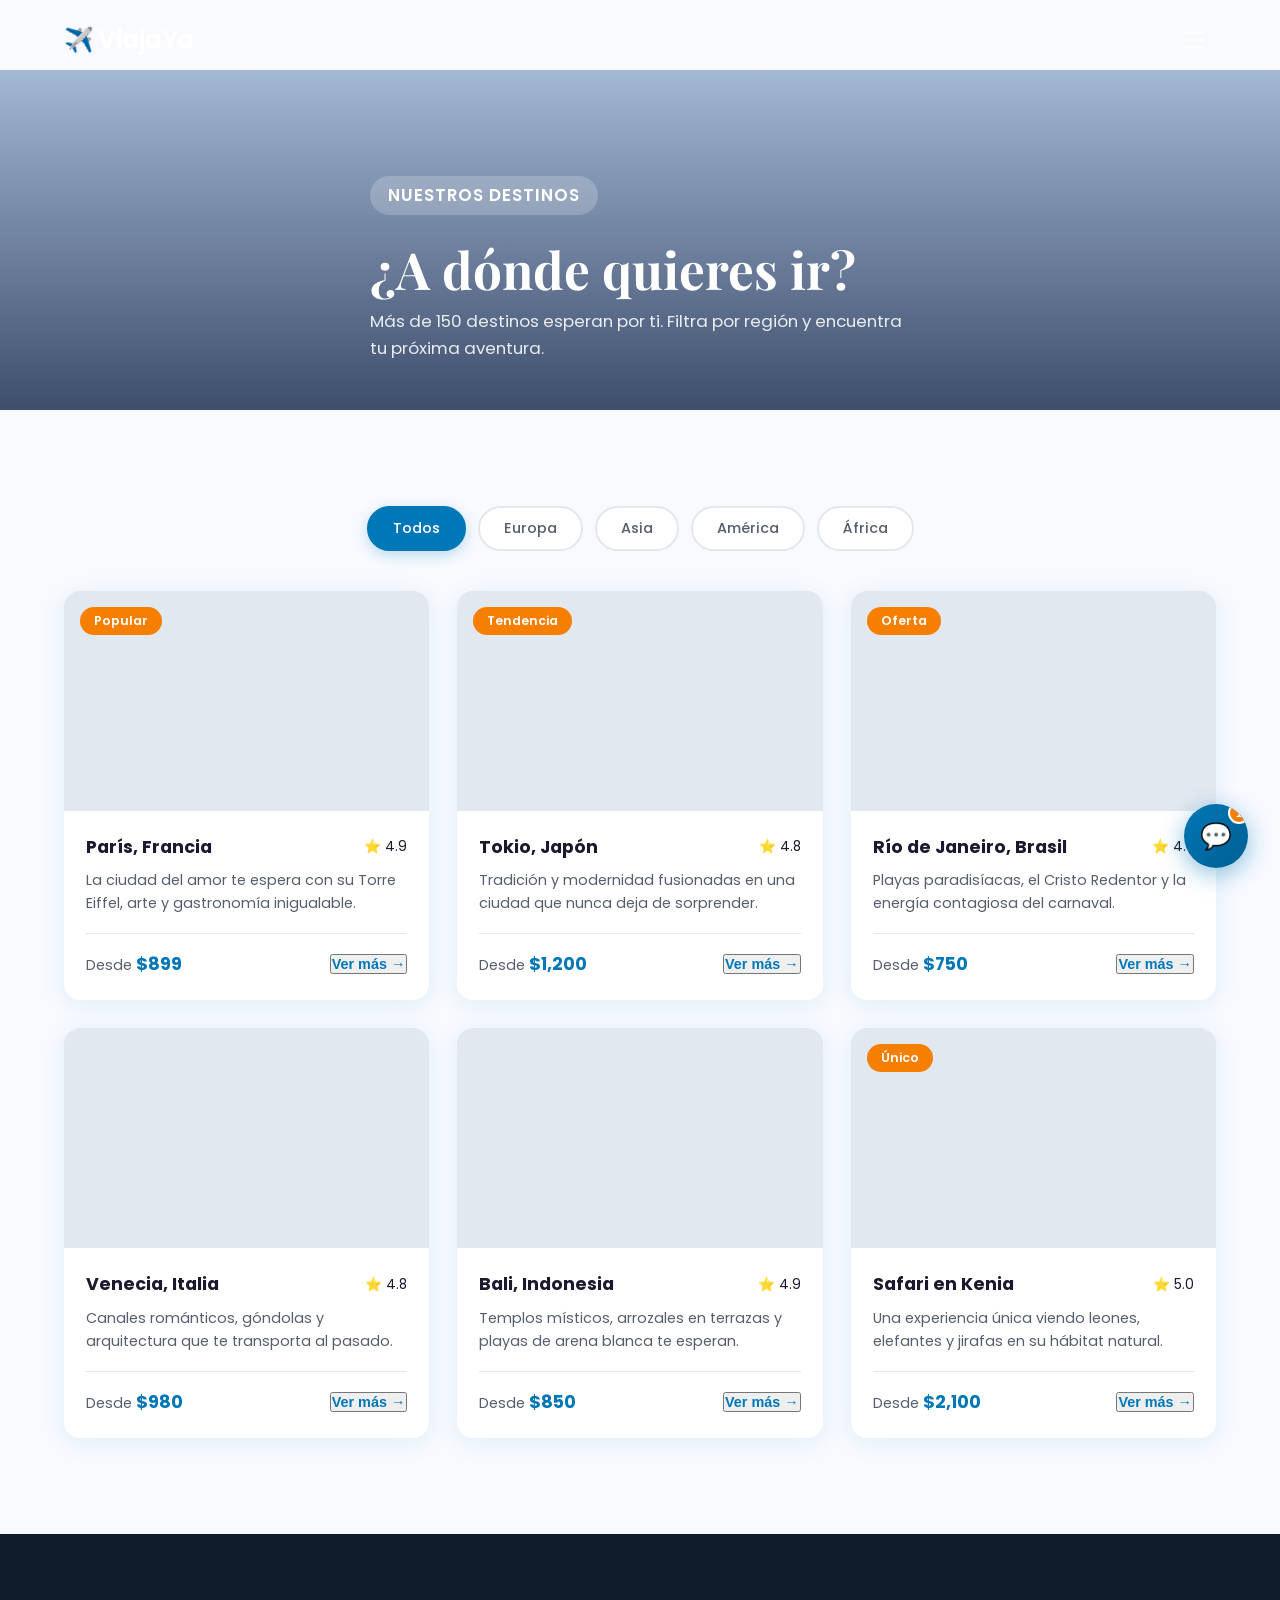
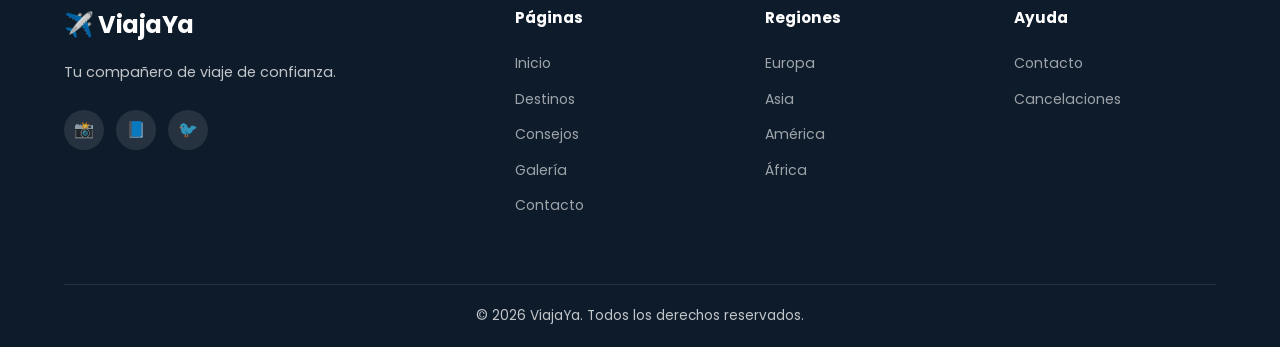
<file: destinos.html>
<!DOCTYPE html>
<html lang="es">
<head>
  <meta charset="UTF-8" />
  <meta name="viewport" content="width=device-width, initial-scale=1.0" />
  <title>ViajaYa – Destinos</title>
  <meta name="description" content="Explora los mejores destinos de Europa, Asia, América y África con ViajaYa." />
  <link rel="stylesheet" href="styles.css" />
  <link rel="preconnect" href="https://fonts.googleapis.com" />
  <link rel="preconnect" href="https://fonts.gstatic.com" crossorigin />
  <link href="https://fonts.googleapis.com/css2?family=Poppins:wght@300;400;600;700&family=Playfair+Display:wght@700&display=swap" rel="stylesheet" />
</head>
<body>

  <!-- NAVBAR -->
  <nav class="navbar scrolled" id="navbar" role="navigation" aria-label="Navegación principal">
    <div class="container nav-container">
      <a href="index.html" class="logo" aria-label="ViajaYa – Inicio">✈️ ViajaYa</a>
      <button class="nav-toggle" id="navToggle" aria-label="Abrir menú" aria-expanded="false" aria-controls="menuPanel">
        <span class="hamburger-line"></span>
        <span class="hamburger-line"></span>
        <span class="hamburger-line"></span>
      </button>
    </div>
  </nav>

  <!-- MENÚ LATERAL -->
  <div class="menu-overlay" id="menuOverlay" aria-hidden="true">
    <div class="menu-panel" id="menuPanel" role="dialog" aria-modal="true" aria-label="Menú">
      <div class="menu-panel-header">
        <span class="logo" style="color:#fff">✈️ ViajaYa</span>
        <button class="menu-panel-close" id="menuClose" aria-label="Cerrar menú">✕</button>
      </div>
      <nav aria-label="Menú lateral">
        <ul class="menu-panel-links">
          <li><a href="index.html"    data-page="index.html"    data-num="01">Inicio</a></li>
          <li><a href="destinos.html" data-page="destinos.html" data-num="02">Destinos</a></li>
          <li><a href="consejos.html" data-page="consejos.html" data-num="03">Consejos</a></li>
          <li><a href="galeria.html"  data-page="galeria.html"  data-num="04">Galería</a></li>
          <li><a href="contacto.html" data-page="contacto.html" data-num="05">Contacto</a></li>
        </ul>
      </nav>
      <div class="menu-panel-footer">
        <a href="tel:+34900123456">📞 +34 900 123 456</a>
        <a href="mailto:hola@viajaya.com">📧 hola@viajaya.com</a>
      </div>
    </div>
  </div>

  <!-- PAGE HERO -->
  <div class="page-hero" style="background-image:url('https://images.unsplash.com/photo-1488085061387-422e29b40080?w=1400&q=80')" aria-label="Destinos de viaje">
    <div class="page-hero-overlay" aria-hidden="true"></div>
    <div class="page-hero-content container">
      <p class="section-tag" style="color:#fff;background:rgba(255,255,255,0.2)">Nuestros destinos</p>
      <h1>¿A dónde quieres ir?</h1>
      <p>Más de 150 destinos esperan por ti. Filtra por región y encuentra tu próxima aventura.</p>
    </div>
  </div>

  <!-- DESTINOS -->
  <section class="section" aria-labelledby="destinos-h2">
    <div class="container">
      <h2 id="destinos-h2" class="sr-only">Lista de destinos</h2>

      <!-- Filtros -->
      <div class="filter-bar" role="group" aria-label="Filtrar por región">
        <button class="filter-btn active" data-filter="all">Todos</button>
        <button class="filter-btn" data-filter="europa">Europa</button>
        <button class="filter-btn" data-filter="asia">Asia</button>
        <button class="filter-btn" data-filter="america">América</button>
        <button class="filter-btn" data-filter="africa">África</button>
      </div>

      <div class="destinos-grid" id="destinosGrid" aria-live="polite">

        <article class="destino-card fade-in" data-category="europa">
          <div class="card-img" role="img" aria-label="París, Francia"
            style="background-image:url('https://images.unsplash.com/photo-1502602898657-3e91760cbb34?w=600&q=80')">
            <span class="card-badge">Popular</span>
          </div>
          <div class="card-body">
            <div class="card-top"><h3>París, Francia</h3><span class="card-rating">⭐ 4.9</span></div>
            <p>La ciudad del amor te espera con su Torre Eiffel, arte y gastronomía inigualable.</p>
            <div class="card-footer">
              <span class="card-price">Desde <strong>$899</strong></span>
              <button class="btn-card" data-destino="paris">Ver más →</button>
            </div>
          </div>
        </article>

        <article class="destino-card fade-in" data-category="asia">
          <div class="card-img" role="img" aria-label="Tokio, Japón"
            style="background-image:url('https://images.unsplash.com/photo-1540959733332-eab4deabeeaf?w=600&q=80')">
            <span class="card-badge">Tendencia</span>
          </div>
          <div class="card-body">
            <div class="card-top"><h3>Tokio, Japón</h3><span class="card-rating">⭐ 4.8</span></div>
            <p>Tradición y modernidad fusionadas en una ciudad que nunca deja de sorprender.</p>
            <div class="card-footer">
              <span class="card-price">Desde <strong>$1,200</strong></span>
              <button class="btn-card" data-destino="tokio">Ver más →</button>
            </div>
          </div>
        </article>

        <article class="destino-card fade-in" data-category="america">
          <div class="card-img" role="img" aria-label="Río de Janeiro, Brasil"
            style="background-image:url('https://images.unsplash.com/photo-1483729558449-99ef09a8c325?w=600&q=80')">
            <span class="card-badge">Oferta</span>
          </div>
          <div class="card-body">
            <div class="card-top"><h3>Río de Janeiro, Brasil</h3><span class="card-rating">⭐ 4.7</span></div>
            <p>Playas paradisíacas, el Cristo Redentor y la energía contagiosa del carnaval.</p>
            <div class="card-footer">
              <span class="card-price">Desde <strong>$750</strong></span>
              <button class="btn-card" data-destino="rio">Ver más →</button>
            </div>
          </div>
        </article>

        <article class="destino-card fade-in" data-category="europa">
          <div class="card-img" role="img" aria-label="Venecia, Italia"
            style="background-image:url('https://images.unsplash.com/photo-1523906834658-6e24ef2386f9?w=600&q=80')">
          </div>
          <div class="card-body">
            <div class="card-top"><h3>Venecia, Italia</h3><span class="card-rating">⭐ 4.8</span></div>
            <p>Canales románticos, góndolas y arquitectura que te transporta al pasado.</p>
            <div class="card-footer">
              <span class="card-price">Desde <strong>$980</strong></span>
              <button class="btn-card" data-destino="venecia">Ver más →</button>
            </div>
          </div>
        </article>

        <article class="destino-card fade-in" data-category="asia">
          <div class="card-img" role="img" aria-label="Bali, Indonesia"
            style="background-image:url('https://images.unsplash.com/photo-1520250497591-112f2f40a3f4?w=600&q=80')">
          </div>
          <div class="card-body">
            <div class="card-top"><h3>Bali, Indonesia</h3><span class="card-rating">⭐ 4.9</span></div>
            <p>Templos místicos, arrozales en terrazas y playas de arena blanca te esperan.</p>
            <div class="card-footer">
              <span class="card-price">Desde <strong>$850</strong></span>
              <button class="btn-card" data-destino="bali">Ver más →</button>
            </div>
          </div>
        </article>

        <article class="destino-card fade-in" data-category="africa">
          <div class="card-img" role="img" aria-label="Safari en Kenia"
            style="background-image:url('https://images.unsplash.com/photo-1516026672322-bc52d61a55d5?w=600&q=80')">
            <span class="card-badge">Único</span>
          </div>
          <div class="card-body">
            <div class="card-top"><h3>Safari en Kenia</h3><span class="card-rating">⭐ 5.0</span></div>
            <p>Una experiencia única viendo leones, elefantes y jirafas en su hábitat natural.</p>
            <div class="card-footer">
              <span class="card-price">Desde <strong>$2,100</strong></span>
              <button class="btn-card" data-destino="kenia">Ver más →</button>
            </div>
          </div>
        </article>

      </div>
    </div>
  </section>

  <!-- MODAL DESTINO -->
  <div class="destino-modal-overlay" id="destinoModalOverlay" aria-hidden="true">
    <div class="destino-modal" id="destinoModal" role="dialog" aria-modal="true" aria-labelledby="modalTitle">
      <button class="destino-modal-close" id="destinoModalClose" aria-label="Cerrar">✕</button>
      <div class="modal-hero" id="modalHero" role="img" aria-label=""></div>
      <div class="modal-body">
        <div class="modal-header">
          <div>
            <span class="modal-badge" id="modalBadge"></span>
            <h2 class="modal-title" id="modalTitle"></h2>
            <p class="modal-subtitle" id="modalSubtitle"></p>
          </div>
          <div class="modal-meta">
            <span class="modal-rating" id="modalRating"></span>
            <span class="modal-price" id="modalPrice"></span>
          </div>
        </div>
        <div class="modal-pills" id="modalPills"></div>
        <p class="modal-desc" id="modalDesc"></p>
        <div class="modal-includes">
          <h3>¿Qué incluye el paquete?</h3>
          <ul class="modal-includes-list" id="modalIncludes"></ul>
        </div>
        <div class="modal-highlights">
          <h3>Experiencias destacadas</h3>
          <div class="modal-highlights-grid" id="modalHighlights"></div>
        </div>
        <div class="modal-cta">
          <div class="modal-cta-text">
            <strong id="modalCtaPrice"></strong>
            <span>por persona · vuelo + hotel incluido</span>
          </div>
          <button class="btn btn-primary" id="modalCtaBtn">Reservar ahora</button>
        </div>
      </div>
    </div>
  </div>

  <!-- FOOTER -->
  <footer class="footer" role="contentinfo">
    <div class="container">
      <div class="footer-grid">
        <div class="footer-brand">
          <div class="logo">✈️ ViajaYa</div>
          <p>Tu compañero de viaje de confianza.</p>
          <div class="social-links" aria-label="Redes sociales">
            <a href="#" aria-label="Instagram">📸</a>
            <a href="#" aria-label="Facebook">📘</a>
            <a href="#" aria-label="Twitter">🐦</a>
          </div>
        </div>
        <nav class="footer-links" aria-label="Páginas">
          <h4>Páginas</h4>
          <ul>
            <li><a href="index.html">Inicio</a></li>
            <li><a href="destinos.html">Destinos</a></li>
            <li><a href="consejos.html">Consejos</a></li>
            <li><a href="galeria.html">Galería</a></li>
            <li><a href="contacto.html">Contacto</a></li>
          </ul>
        </nav>
        <nav class="footer-links" aria-label="Regiones">
          <h4>Regiones</h4>
          <ul>
            <li><a href="destinos.html">Europa</a></li>
            <li><a href="destinos.html">Asia</a></li>
            <li><a href="destinos.html">América</a></li>
            <li><a href="destinos.html">África</a></li>
          </ul>
        </nav>
        <nav class="footer-links" aria-label="Ayuda">
          <h4>Ayuda</h4>
          <ul>
            <li><a href="contacto.html">Contacto</a></li>
            <li><a href="contacto.html">Cancelaciones</a></li>
          </ul>
        </nav>
      </div>
      <div class="footer-bottom"><p>&copy; 2026 ViajaYa. Todos los derechos reservados.</p></div>
    </div>
  </footer>

  <!-- BOT -->
  <div class="bot-container" id="botContainer">
    <div class="bot-header">
      <div class="bot-avatar" aria-hidden="true">🤖</div>
      <div class="bot-info"><strong>Asistente ViajaYa</strong><span class="bot-status">● En línea</span></div>
      <button class="bot-close" id="botClose" aria-label="Cerrar asistente">✕</button>
    </div>
    <div class="bot-messages" id="botMessages" role="log" aria-live="polite">
      <div class="bot-msg bot"><div class="msg-bubble">¡Hola! 👋 ¿Te ayudo a elegir tu destino?</div></div>
    </div>
    <div class="bot-quick-replies" id="quickReplies"></div>
    <div class="bot-input-area">
      <label for="botInput" class="sr-only">Escribe tu pregunta</label>
      <input type="text" id="botInput" placeholder="Escribe tu pregunta…" autocomplete="off" />
      <button id="botSend" aria-label="Enviar">➤</button>
    </div>
  </div>
  <button class="bot-toggle" id="botToggle" aria-label="Abrir asistente" aria-expanded="false">
    <span class="bot-toggle-open"  aria-hidden="true">💬</span>
    <span class="bot-toggle-close" aria-hidden="true">✕</span>
    <span class="bot-toggle-badge" id="botBadge">1</span>
  </button>

  <script src="nav.js"></script>
  <script src="script.js"></script>
</body>
</html>
</file>
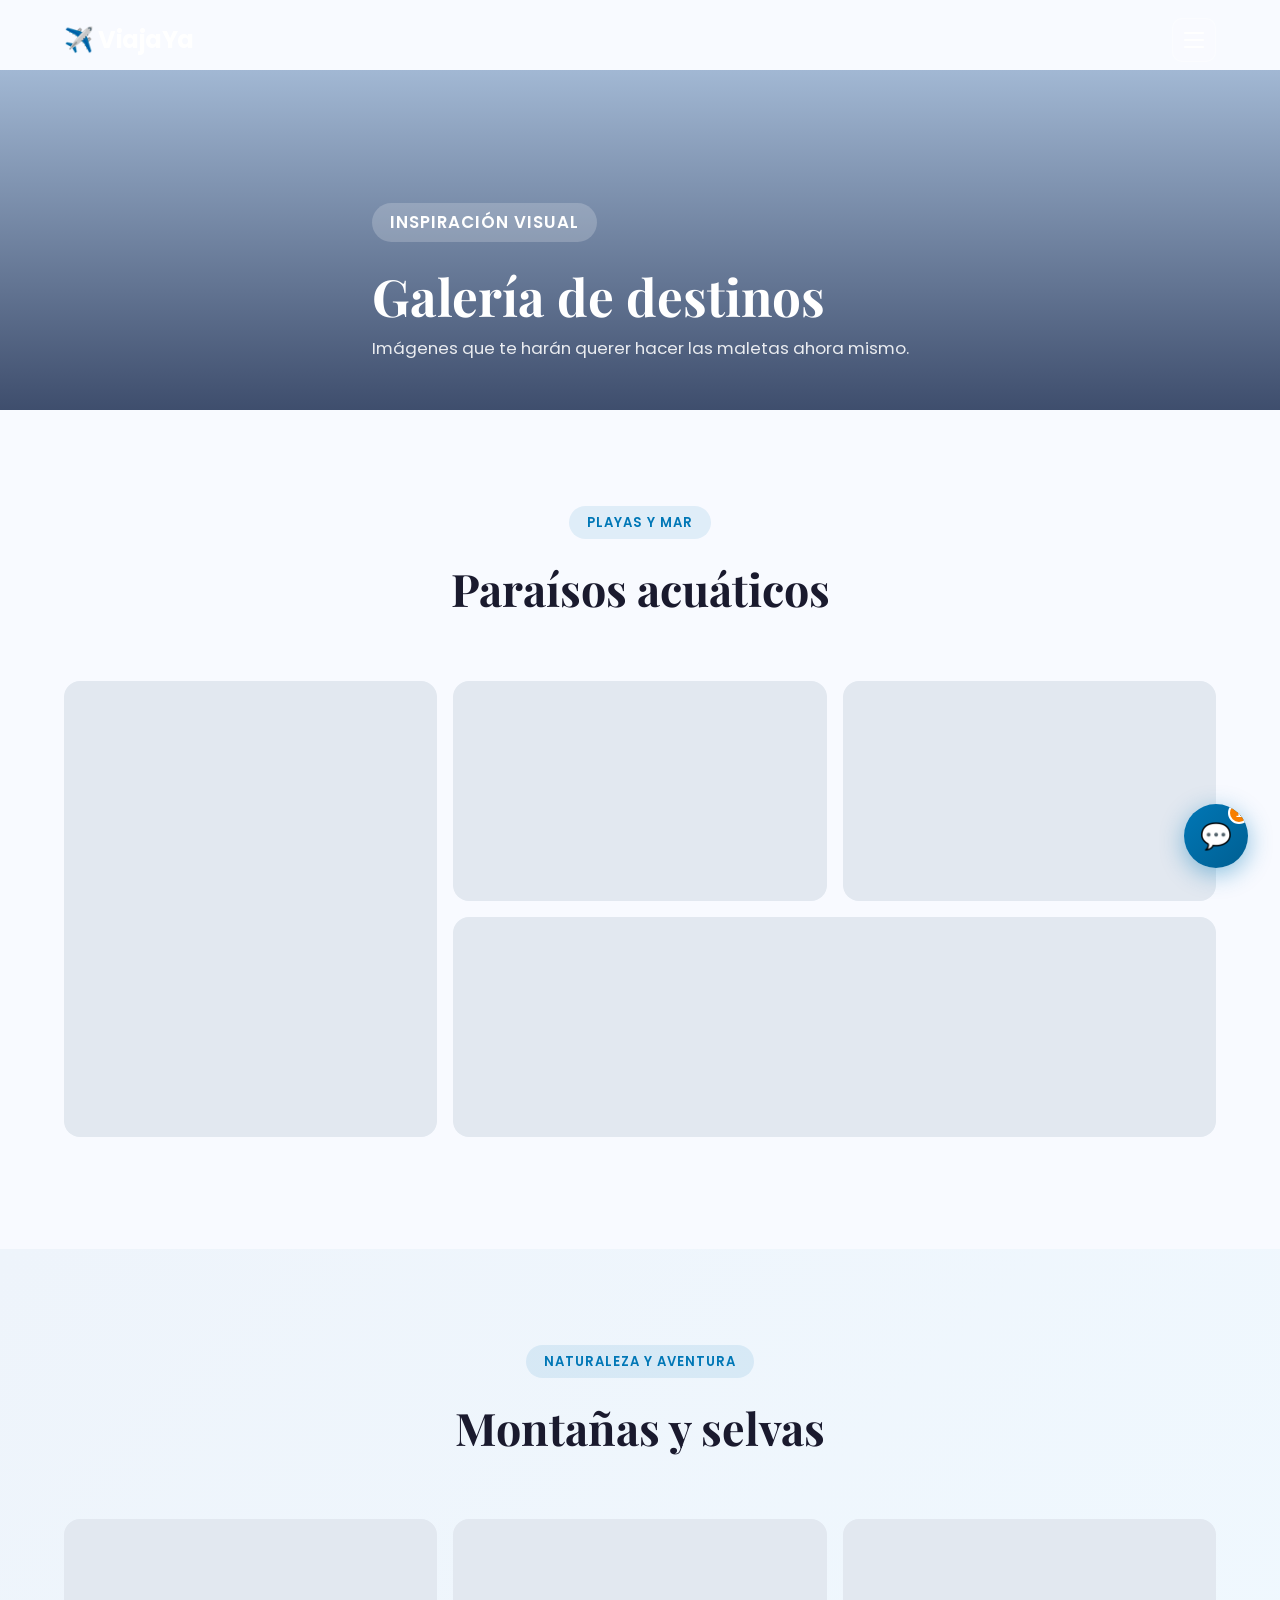
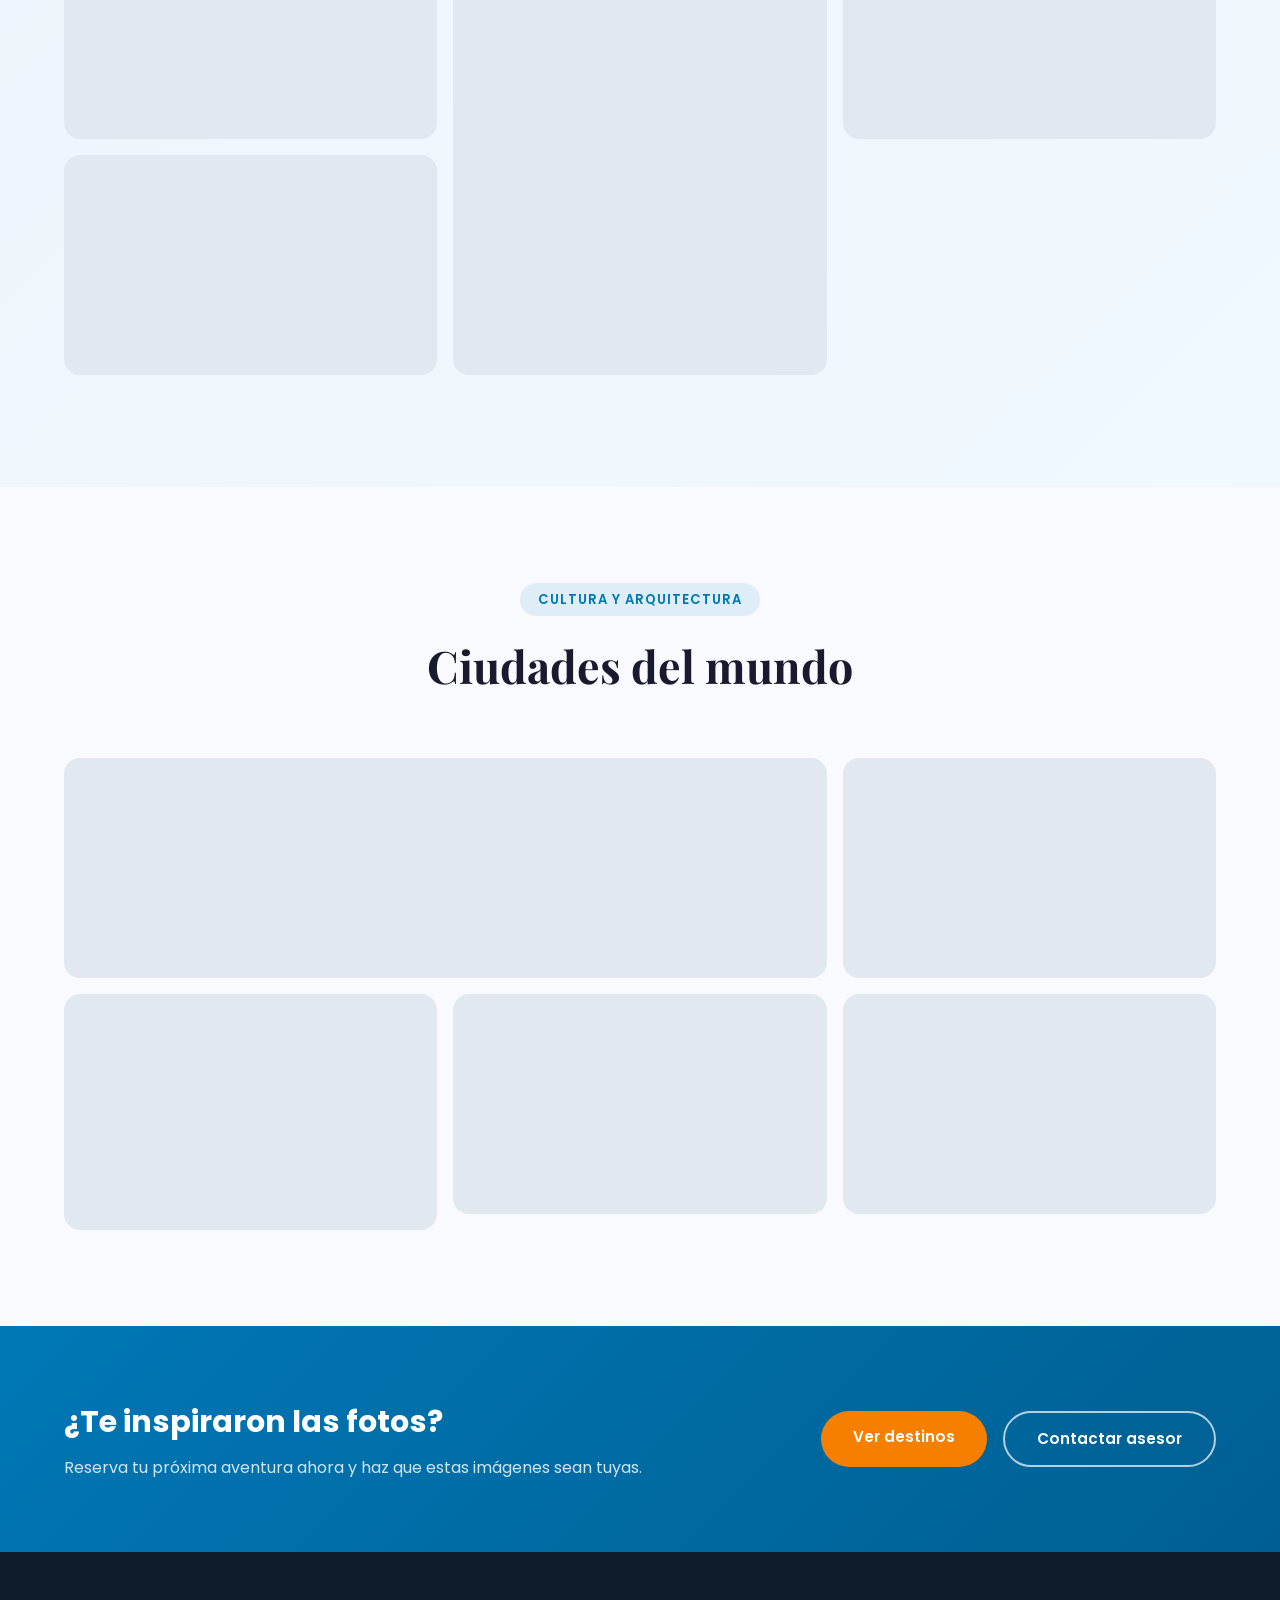
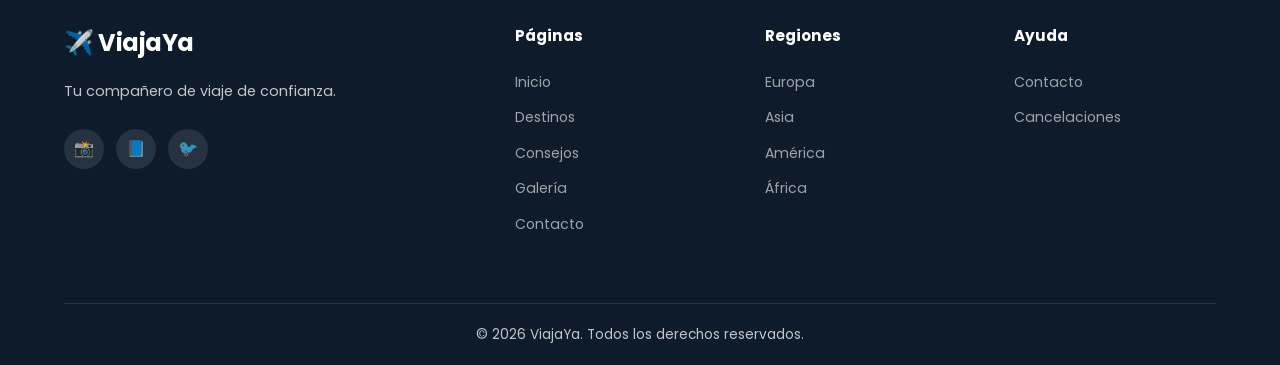
<file: galeria.html>
<!DOCTYPE html>
<html lang="es">
<head>
  <meta charset="UTF-8" />
  <meta name="viewport" content="width=device-width, initial-scale=1.0" />
  <title>ViajaYa – Galería</title>
  <meta name="description" content="Galería de fotos de los destinos más increíbles del mundo." />
  <link rel="stylesheet" href="styles.css" />
  <link rel="preconnect" href="https://fonts.googleapis.com" />
  <link rel="preconnect" href="https://fonts.gstatic.com" crossorigin />
  <link href="https://fonts.googleapis.com/css2?family=Poppins:wght@300;400;600;700&family=Playfair+Display:wght@700&display=swap" rel="stylesheet" />
</head>
<body>

  <!-- NAVBAR -->
  <nav class="navbar scrolled" id="navbar" role="navigation" aria-label="Navegación principal">
    <div class="container nav-container">
      <a href="index.html" class="logo" aria-label="ViajaYa – Inicio">✈️ ViajaYa</a>
      <button class="nav-toggle" id="navToggle" aria-label="Abrir menú" aria-expanded="false" aria-controls="menuPanel">
        <span class="hamburger-line"></span>
        <span class="hamburger-line"></span>
        <span class="hamburger-line"></span>
      </button>
    </div>
  </nav>

  <!-- MENÚ LATERAL -->
  <div class="menu-overlay" id="menuOverlay" aria-hidden="true">
    <div class="menu-panel" id="menuPanel" role="dialog" aria-modal="true" aria-label="Menú">
      <div class="menu-panel-header">
        <span class="logo" style="color:#fff">✈️ ViajaYa</span>
        <button class="menu-panel-close" id="menuClose" aria-label="Cerrar menú">✕</button>
      </div>
      <nav aria-label="Menú lateral">
        <ul class="menu-panel-links">
          <li><a href="index.html"    data-page="index.html"    data-num="01">Inicio</a></li>
          <li><a href="destinos.html" data-page="destinos.html" data-num="02">Destinos</a></li>
          <li><a href="consejos.html" data-page="consejos.html" data-num="03">Consejos</a></li>
          <li><a href="galeria.html"  data-page="galeria.html"  data-num="04">Galería</a></li>
          <li><a href="contacto.html" data-page="contacto.html" data-num="05">Contacto</a></li>
        </ul>
      </nav>
      <div class="menu-panel-footer">
        <a href="tel:+34900123456">📞 +34 900 123 456</a>
        <a href="mailto:hola@viajaya.com">📧 hola@viajaya.com</a>
      </div>
    </div>
  </div>

  <!-- PAGE HERO -->
  <div class="page-hero" style="background-image:url('https://images.unsplash.com/photo-1507525428034-b723cf961d3e?w=1400&q=80')">
    <div class="page-hero-overlay" aria-hidden="true"></div>
    <div class="page-hero-content container">
      <p class="section-tag" style="color:#fff;background:rgba(255,255,255,0.2)">Inspiración visual</p>
      <h1>Galería de destinos</h1>
      <p>Imágenes que te harán querer hacer las maletas ahora mismo.</p>
    </div>
  </div>

  <!-- GALERÍA PRINCIPAL -->
  <section class="section" aria-labelledby="galeria-h2">
    <div class="container">
      <div class="section-header">
        <p class="section-tag">Playas y mar</p>
        <h2 id="galeria-h2">Paraísos acuáticos</h2>
      </div>
      <div class="galeria-grid">
        <button class="galeria-item tall" style="background-image:url('https://images.unsplash.com/photo-1507525428034-b723cf961d3e?w=800&q=80')" aria-label="Ver imagen de Maldivas" data-caption="Maldivas">
          <div class="galeria-overlay" aria-hidden="true"><span>Maldivas</span></div>
        </button>
        <button class="galeria-item" style="background-image:url('https://images.unsplash.com/photo-1530521954074-e64f6810b32d?w=600&q=80')" aria-label="Ver imagen de Playa tropical" data-caption="Playa tropical">
          <div class="galeria-overlay" aria-hidden="true"><span>Playa tropical</span></div>
        </button>
        <button class="galeria-item" style="background-image:url('https://images.unsplash.com/photo-1483683804023-6ccbe29c4ae5?w=600&q=80')" aria-label="Ver imagen de Caribe" data-caption="Caribe">
          <div class="galeria-overlay" aria-hidden="true"><span>Caribe</span></div>
        </button>
        <button class="galeria-item wide" style="background-image:url('https://images.unsplash.com/photo-1544551763-46a013bb70d5?w=800&q=80')" aria-label="Ver imagen de Océano turquesa" data-caption="Océano turquesa">
          <div class="galeria-overlay" aria-hidden="true"><span>Océano turquesa</span></div>
        </button>
        <button class="galeria-item" style="background-image:url('https://images.unsplash.com/photo-1559827260-dc66d52bef19?w=600&q=80')" aria-label="Ver imagen de Atardecer en el mar" data-caption="Atardecer en el mar">
          <div class="galeria-overlay" aria-hidden="true"><span>Atardecer en el mar</span></div>
        </button>
      </div>
    </div>
  </section>

  <section class="section consejos-section" aria-labelledby="montanas-h2">
    <div class="container">
      <div class="section-header">
        <p class="section-tag">Naturaleza y aventura</p>
        <h2 id="montanas-h2">Montañas y selvas</h2>
      </div>
      <div class="galeria-grid">
        <button class="galeria-item" style="background-image:url('https://images.unsplash.com/photo-1551632811-561732d1e306?w=600&q=80')" aria-label="Ver imagen de Montañas" data-caption="Montañas nevadas">
          <div class="galeria-overlay" aria-hidden="true"><span>Montañas nevadas</span></div>
        </button>
        <button class="galeria-item tall" style="background-image:url('https://images.unsplash.com/photo-1476514525535-07fb3b4ae5f1?w=600&q=80')" aria-label="Ver imagen de Aventura en la naturaleza" data-caption="Aventura">
          <div class="galeria-overlay" aria-hidden="true"><span>Aventura</span></div>
        </button>
        <button class="galeria-item" style="background-image:url('https://images.unsplash.com/photo-1464822759023-fed622ff2c3b?w=600&q=80')" aria-label="Ver imagen de Alpes" data-caption="Alpes europeos">
          <div class="galeria-overlay" aria-hidden="true"><span>Alpes europeos</span></div>
        </button>
        <button class="galeria-item" style="background-image:url('https://images.unsplash.com/photo-1504150558240-0b4fd8946624?w=600&q=80')" aria-label="Ver imagen de Desierto" data-caption="Desierto del Sahara">
          <div class="galeria-overlay" aria-hidden="true"><span>Desierto del Sahara</span></div>
        </button>
        <button class="galeria-item wide" style="background-image:url('https://images.unsplash.com/photo-1516026672322-bc52d61a55d5?w=800&q=80')" aria-label="Ver imagen de Safari en África" data-caption="Safari en África">
          <div class="galeria-overlay" aria-hidden="true"><span>Safari en África</span></div>
        </button>
      </div>
    </div>
  </section>

  <section class="section" aria-labelledby="ciudades-h2">
    <div class="container">
      <div class="section-header">
        <p class="section-tag">Cultura y arquitectura</p>
        <h2 id="ciudades-h2">Ciudades del mundo</h2>
      </div>
      <div class="galeria-grid">
        <button class="galeria-item wide" style="background-image:url('https://images.unsplash.com/photo-1502602898657-3e91760cbb34?w=800&q=80')" aria-label="Ver imagen de París" data-caption="París, Francia">
          <div class="galeria-overlay" aria-hidden="true"><span>París, Francia</span></div>
        </button>
        <button class="galeria-item" style="background-image:url('https://images.unsplash.com/photo-1540959733332-eab4deabeeaf?w=600&q=80')" aria-label="Ver imagen de Tokio" data-caption="Tokio, Japón">
          <div class="galeria-overlay" aria-hidden="true"><span>Tokio, Japón</span></div>
        </button>
        <button class="galeria-item tall" style="background-image:url('https://images.unsplash.com/photo-1523906834658-6e24ef2386f9?w=600&q=80')" aria-label="Ver imagen de Venecia" data-caption="Venecia, Italia">
          <div class="galeria-overlay" aria-hidden="true"><span>Venecia, Italia</span></div>
        </button>
        <button class="galeria-item" style="background-image:url('https://images.unsplash.com/photo-1483729558449-99ef09a8c325?w=600&q=80')" aria-label="Ver imagen de Río de Janeiro" data-caption="Río de Janeiro">
          <div class="galeria-overlay" aria-hidden="true"><span>Río de Janeiro</span></div>
        </button>
        <button class="galeria-item" style="background-image:url('https://images.unsplash.com/photo-1520250497591-112f2f40a3f4?w=600&q=80')" aria-label="Ver imagen de Bali" data-caption="Bali, Indonesia">
          <div class="galeria-overlay" aria-hidden="true"><span>Bali, Indonesia</span></div>
        </button>
      </div>
    </div>
  </section>

  <!-- LIGHTBOX -->
  <div class="lightbox" id="lightbox" aria-hidden="true" role="dialog" aria-modal="true" aria-label="Imagen ampliada">
    <button class="lightbox-close" id="lightboxClose" aria-label="Cerrar imagen">✕</button>
    <div class="lightbox-img" id="lightboxImg" role="img" aria-label=""></div>
    <p class="lightbox-caption" id="lightboxCaption"></p>
  </div>

  <!-- CTA -->
  <section class="newsletter-section">
    <div class="container">
      <div class="newsletter-box">
        <div class="newsletter-text">
          <h2>¿Te inspiraron las fotos?</h2>
          <p>Reserva tu próxima aventura ahora y haz que estas imágenes sean tuyas.</p>
        </div>
        <div style="display:flex;gap:16px;flex-wrap:wrap">
          <a href="destinos.html" class="btn btn-primary">Ver destinos</a>
          <a href="contacto.html" class="btn btn-outline">Contactar asesor</a>
        </div>
      </div>
    </div>
  </section>

  <!-- FOOTER -->
  <footer class="footer" role="contentinfo">
    <div class="container">
      <div class="footer-grid">
        <div class="footer-brand">
          <div class="logo">✈️ ViajaYa</div>
          <p>Tu compañero de viaje de confianza.</p>
          <div class="social-links" aria-label="Redes sociales">
            <a href="#" aria-label="Instagram">📸</a>
            <a href="#" aria-label="Facebook">📘</a>
            <a href="#" aria-label="Twitter">🐦</a>
          </div>
        </div>
        <nav class="footer-links" aria-label="Páginas">
          <h4>Páginas</h4>
          <ul>
            <li><a href="index.html">Inicio</a></li>
            <li><a href="destinos.html">Destinos</a></li>
            <li><a href="consejos.html">Consejos</a></li>
            <li><a href="galeria.html">Galería</a></li>
            <li><a href="contacto.html">Contacto</a></li>
          </ul>
        </nav>
        <nav class="footer-links" aria-label="Regiones">
          <h4>Regiones</h4>
          <ul>
            <li><a href="destinos.html">Europa</a></li>
            <li><a href="destinos.html">Asia</a></li>
            <li><a href="destinos.html">América</a></li>
            <li><a href="destinos.html">África</a></li>
          </ul>
        </nav>
        <nav class="footer-links" aria-label="Ayuda">
          <h4>Ayuda</h4>
          <ul>
            <li><a href="contacto.html">Contacto</a></li>
            <li><a href="contacto.html">Cancelaciones</a></li>
          </ul>
        </nav>
      </div>
      <div class="footer-bottom"><p>&copy; 2026 ViajaYa. Todos los derechos reservados.</p></div>
    </div>
  </footer>

  <!-- BOT -->
  <div class="bot-container" id="botContainer">
    <div class="bot-header">
      <div class="bot-avatar" aria-hidden="true">🤖</div>
      <div class="bot-info"><strong>Asistente ViajaYa</strong><span class="bot-status">● En línea</span></div>
      <button class="bot-close" id="botClose" aria-label="Cerrar asistente">✕</button>
    </div>
    <div class="bot-messages" id="botMessages" role="log" aria-live="polite">
      <div class="bot-msg bot"><div class="msg-bubble">¡Hola! 👋 ¿Quieres saber más de algún destino?</div></div>
    </div>
    <div class="bot-quick-replies" id="quickReplies"></div>
    <div class="bot-input-area">
      <label for="botInput" class="sr-only">Escribe tu pregunta</label>
      <input type="text" id="botInput" placeholder="Escribe tu pregunta…" autocomplete="off" />
      <button id="botSend" aria-label="Enviar">➤</button>
    </div>
  </div>
  <button class="bot-toggle" id="botToggle" aria-label="Abrir asistente" aria-expanded="false">
    <span class="bot-toggle-open"  aria-hidden="true">💬</span>
    <span class="bot-toggle-close" aria-hidden="true">✕</span>
    <span class="bot-toggle-badge" id="botBadge">1</span>
  </button>

  <script src="nav.js"></script>
  <script src="script.js"></script>
</body>
</html>
</file>
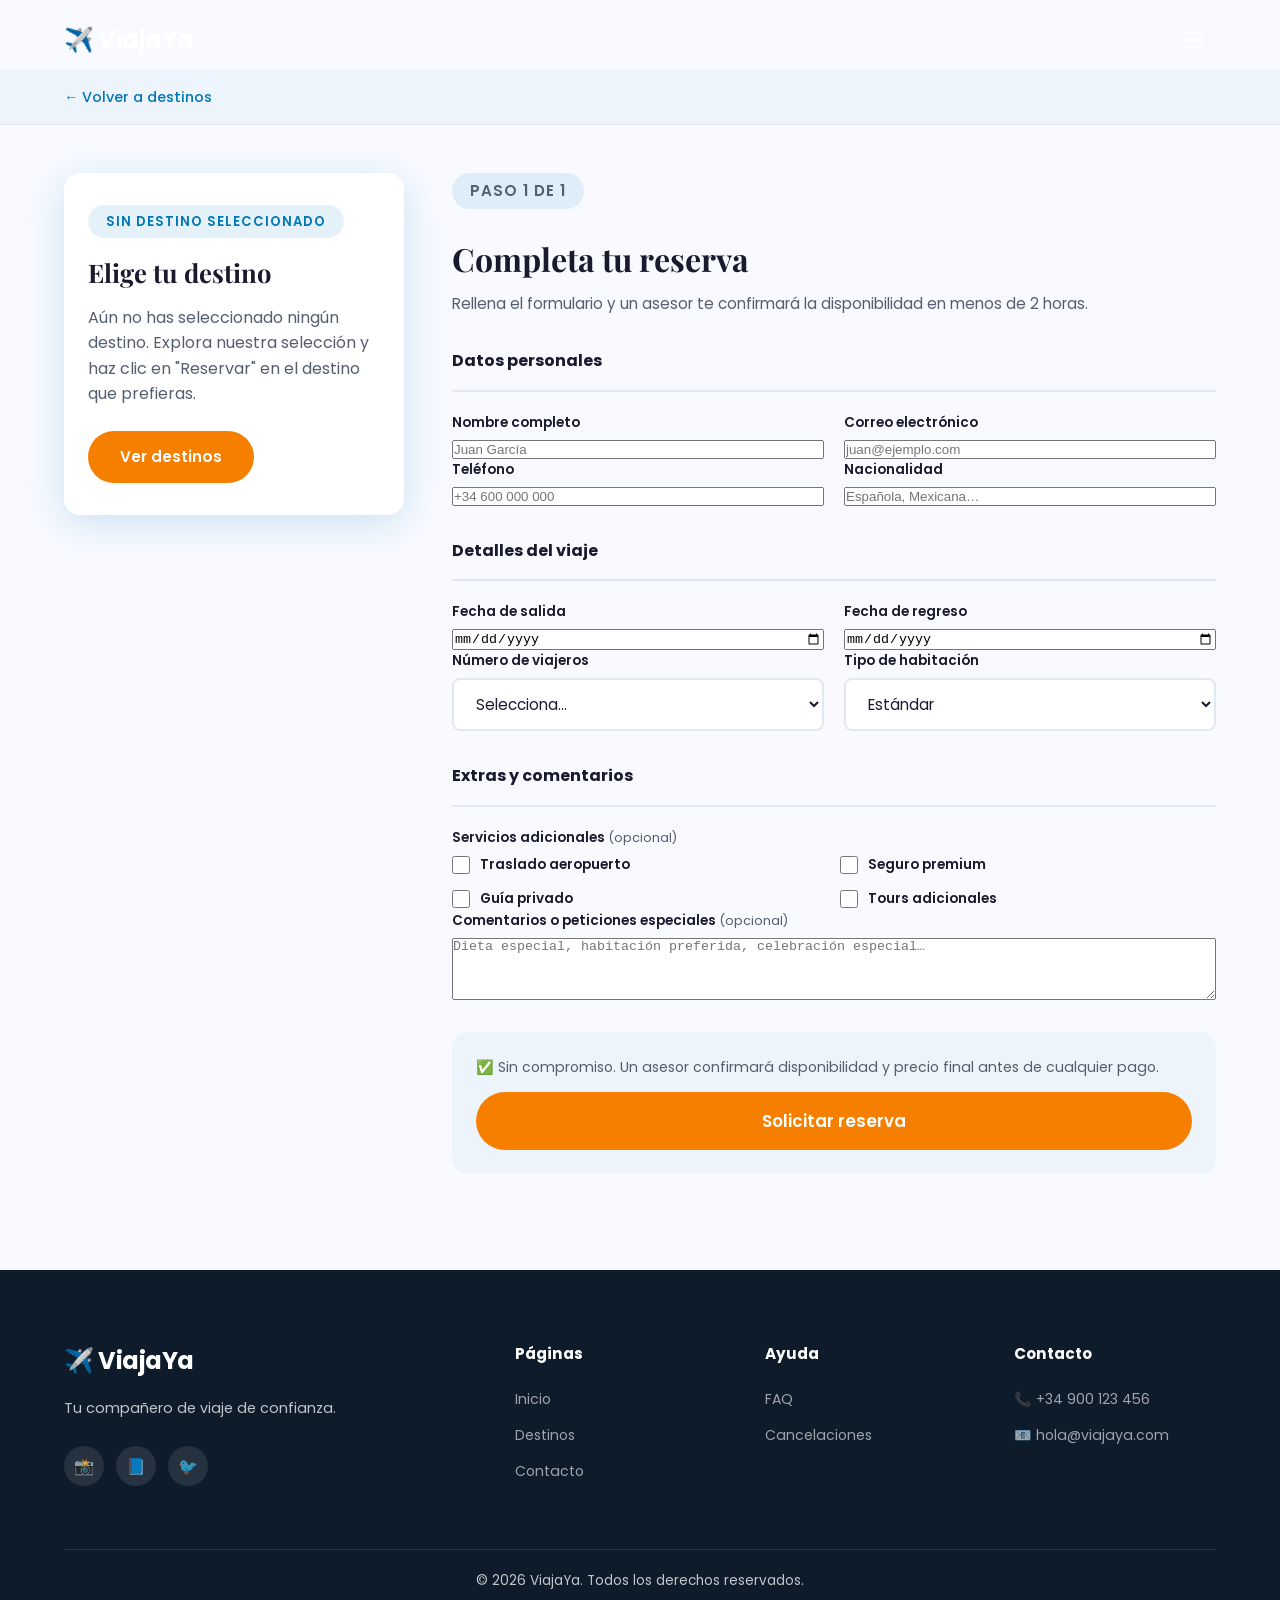
<file: reserva.html>
<!DOCTYPE html>
<html lang="es">
<head>
  <meta charset="UTF-8" />
  <meta name="viewport" content="width=device-width, initial-scale=1.0" />
  <title>ViajaYa – Reservar destino</title>
  <meta name="description" content="Reserva tu paquete de viaje con ViajaYa." />
  <link rel="stylesheet" href="styles.css" />
  <link rel="preconnect" href="https://fonts.googleapis.com" />
  <link rel="preconnect" href="https://fonts.gstatic.com" crossorigin />
  <link href="https://fonts.googleapis.com/css2?family=Poppins:wght@300;400;600;700&family=Playfair+Display:wght@700&display=swap" rel="stylesheet" />
</head>
<body>

  <!-- NAVBAR -->
  <nav class="navbar scrolled" id="navbar" role="navigation" aria-label="Navegación principal">
    <div class="container nav-container">
      <a href="index.html" class="logo" aria-label="ViajaYa – Inicio">✈️ ViajaYa</a>
      <button class="nav-toggle" id="navToggle" aria-label="Abrir menú" aria-expanded="false" aria-controls="menuPanel">
        <span class="hamburger-line"></span>
        <span class="hamburger-line"></span>
        <span class="hamburger-line"></span>
      </button>
    </div>
  </nav>

  <!-- MENÚ LATERAL -->
  <div class="menu-overlay" id="menuOverlay" aria-hidden="true">
    <div class="menu-panel" id="menuPanel" role="dialog" aria-modal="true" aria-label="Menú">
      <div class="menu-panel-header">
        <span class="logo" style="color:#fff">✈️ ViajaYa</span>
        <button class="menu-panel-close" id="menuClose" aria-label="Cerrar menú">✕</button>
      </div>
      <nav aria-label="Menú lateral">
        <ul class="menu-panel-links">
          <li><a href="index.html"    data-page="index.html"    data-num="01">Inicio</a></li>
          <li><a href="destinos.html" data-page="destinos.html" data-num="02">Destinos</a></li>
          <li><a href="consejos.html" data-page="consejos.html" data-num="03">Consejos</a></li>
          <li><a href="galeria.html"  data-page="galeria.html"  data-num="04">Galería</a></li>
          <li><a href="contacto.html" data-page="contacto.html" data-num="05">Contacto</a></li>
        </ul>
      </nav>
      <div class="menu-panel-footer">
        <a href="tel:+34900123456">📞 +34 900 123 456</a>
        <a href="mailto:hola@viajaya.com">📧 hola@viajaya.com</a>
      </div>
    </div>
  </div>

  <!-- BREADCRUMB -->
  <div class="reserva-breadcrumb">
    <div class="container">
      <a href="destinos.html">← Volver a destinos</a>
    </div>
  </div>

  <!-- CONTENIDO RESERVA -->
  <section class="section reserva-section" aria-labelledby="reserva-h1">
    <div class="container">
      <div class="reserva-layout">

        <!-- RESUMEN DEL DESTINO -->
        <aside class="reserva-summary" aria-label="Resumen del destino seleccionado">
          <div class="reserva-img" id="reservaImg" role="img" aria-label=""></div>
          <div class="reserva-summary-body">
            <span class="reserva-badge" id="reservaBadge"></span>
            <h2 class="reserva-nombre" id="reservaNombre"></h2>
            <p class="reserva-subtitulo" id="reservaSubtitulo"></p>
            <div class="reserva-rating" id="reservaRating"></div>

            <div class="reserva-precio-box">
              <span class="reserva-precio-label">Precio del paquete</span>
              <span class="reserva-precio-valor" id="reservaPrecio"></span>
              <span class="reserva-precio-nota">por persona · vuelo + hotel</span>
            </div>

            <div class="reserva-incluye">
              <h4>¿Qué incluye?</h4>
              <ul id="reservaIncluye"></ul>
            </div>
          </div>
        </aside>

        <!-- FORMULARIO -->
        <div class="reserva-form-wrap">
          <div class="reserva-form-header">
            <p class="section-tag">Paso 1 de 1</p>
            <h1 id="reserva-h1">Completa tu reserva</h1>
            <p>Rellena el formulario y un asesor te confirmará la disponibilidad en menos de 2 horas.</p>
          </div>

          <form class="reserva-form" id="reservaForm" novalidate>

            <fieldset>
              <legend>Datos personales</legend>
              <div class="form-row">
                <div class="form-group">
                  <label for="rNombre">Nombre completo</label>
                  <input type="text" id="rNombre" name="nombre" placeholder="Juan García" required autocomplete="name" />
                </div>
                <div class="form-group">
                  <label for="rEmail">Correo electrónico</label>
                  <input type="email" id="rEmail" name="email" placeholder="juan@ejemplo.com" required autocomplete="email" />
                </div>
              </div>
              <div class="form-row">
                <div class="form-group">
                  <label for="rTelefono">Teléfono</label>
                  <input type="tel" id="rTelefono" name="telefono" placeholder="+34 600 000 000" autocomplete="tel" />
                </div>
                <div class="form-group">
                  <label for="rNacionalidad">Nacionalidad</label>
                  <input type="text" id="rNacionalidad" name="nacionalidad" placeholder="Española, Mexicana…" autocomplete="country-name" />
                </div>
              </div>
            </fieldset>

            <fieldset>
              <legend>Detalles del viaje</legend>
              <div class="form-row">
                <div class="form-group">
                  <label for="rFechaSalida">Fecha de salida</label>
                  <input type="date" id="rFechaSalida" name="fechaSalida" required />
                </div>
                <div class="form-group">
                  <label for="rFechaRegreso">Fecha de regreso</label>
                  <input type="date" id="rFechaRegreso" name="fechaRegreso" required />
                </div>
              </div>
              <div class="form-row">
                <div class="form-group">
                  <label for="rViajeros">Número de viajeros</label>
                  <select id="rViajeros" name="viajeros" required>
                    <option value="">Selecciona…</option>
                    <option value="1">1 persona</option>
                    <option value="2">2 personas</option>
                    <option value="3">3 personas</option>
                    <option value="4">4 personas</option>
                    <option value="5+">5 o más</option>
                  </select>
                </div>
                <div class="form-group">
                  <label for="rHabitacion">Tipo de habitación</label>
                  <select id="rHabitacion" name="habitacion">
                    <option value="estandar">Estándar</option>
                    <option value="superior">Superior</option>
                    <option value="suite">Suite</option>
                  </select>
                </div>
              </div>
            </fieldset>

            <fieldset>
              <legend>Extras y comentarios</legend>
              <div class="form-group">
                <label>Servicios adicionales <span class="optional">(opcional)</span></label>
                <div class="checkbox-group">
                  <label class="checkbox-label"><input type="checkbox" name="extras" value="traslado" /> Traslado aeropuerto</label>
                  <label class="checkbox-label"><input type="checkbox" name="extras" value="seguro" /> Seguro premium</label>
                  <label class="checkbox-label"><input type="checkbox" name="extras" value="guia" /> Guía privado</label>
                  <label class="checkbox-label"><input type="checkbox" name="extras" value="tour" /> Tours adicionales</label>
                </div>
              </div>
              <div class="form-group">
                <label for="rComentarios">Comentarios o peticiones especiales <span class="optional">(opcional)</span></label>
                <textarea id="rComentarios" name="comentarios" placeholder="Dieta especial, habitación preferida, celebración especial…" rows="4"></textarea>
              </div>
            </fieldset>

            <!-- Destino oculto (se rellena con JS) -->
            <input type="hidden" id="rDestino" name="destino" value="" />

            <div class="reserva-form-footer">
              <p class="reserva-aviso">✅ Sin compromiso. Un asesor confirmará disponibilidad y precio final antes de cualquier pago.</p>
              <button type="submit" class="btn btn-primary btn-lg">Solicitar reserva</button>
            </div>

          </form>
        </div>

      </div>
    </div>
  </section>

  <!-- FOOTER -->
  <footer class="footer" role="contentinfo">
    <div class="container">
      <div class="footer-grid">
        <div class="footer-brand">
          <div class="logo">✈️ ViajaYa</div>
          <p>Tu compañero de viaje de confianza.</p>
          <div class="social-links" aria-label="Redes sociales">
            <a href="#" aria-label="Instagram">📸</a>
            <a href="#" aria-label="Facebook">📘</a>
            <a href="#" aria-label="Twitter">🐦</a>
          </div>
        </div>
        <nav class="footer-links" aria-label="Páginas">
          <h4>Páginas</h4>
          <ul>
            <li><a href="index.html">Inicio</a></li>
            <li><a href="destinos.html">Destinos</a></li>
            <li><a href="contacto.html">Contacto</a></li>
          </ul>
        </nav>
        <nav class="footer-links" aria-label="Ayuda">
          <h4>Ayuda</h4>
          <ul>
            <li><a href="contacto.html">FAQ</a></li>
            <li><a href="contacto.html">Cancelaciones</a></li>
          </ul>
        </nav>
        <div class="footer-links">
          <h4>Contacto</h4>
          <ul>
            <li><a href="tel:+34900123456">📞 +34 900 123 456</a></li>
            <li><a href="mailto:hola@viajaya.com">📧 hola@viajaya.com</a></li>
          </ul>
        </div>
      </div>
      <div class="footer-bottom"><p>&copy; 2026 ViajaYa. Todos los derechos reservados.</p></div>
    </div>
  </footer>

  <script src="nav.js"></script>
  <script src="script.js"></script>
</body>
</html>
</file>
<file: styles.css>
/* =============================================
   VARIABLES & RESET
   ============================================= */
:root {
  --primary:       #0077b6;
  --primary-dark:  #005f92;
  --primary-light: #90e0ef;
  --accent:        #f77f00;
  --accent-dark:   #d96900;
  --text:          #1a1a2e;
  --text-light:    #555e6e;
  --bg:            #f8faff;
  --bg-alt:        #eef4fb;   /* uniform alias, replaces scattered #f8faff / #f0f4f8 */
  --white:         #ffffff;
  --border:        #e2e8f0;
  --shadow:        0 4px 24px rgba(0, 119, 182, 0.10);
  --shadow-lg:     0 8px 40px rgba(0, 119, 182, 0.18);
  --shadow-overlay:0 16px 64px rgba(0,   0,   0, 0.18);
  --radius:        16px;
  --radius-sm:     8px;
  --transition:    0.3s ease;
}

*, *::before, *::after { box-sizing: border-box; margin: 0; padding: 0; }

html {
  scroll-behavior: smooth;
  /* offset for fixed navbar on every anchor */
  scroll-padding-top: 80px;
}

body {
  font-family: 'Poppins', sans-serif;
  background: var(--bg);
  color: var(--text);
  line-height: 1.6;
  overflow-x: hidden;
}

a  { text-decoration: none; color: inherit; }
ul { list-style: none; }
img { max-width: 100%; display: block; }

/* Screen-reader only utility */
.sr-only {
  position: absolute;
  width: 1px; height: 1px;
  padding: 0; margin: -1px;
  overflow: hidden;
  clip: rect(0,0,0,0);
  white-space: nowrap;
  border: 0;
}

/* =============================================
   LAYOUT – single .container
   ============================================= */
.container {
  max-width: 1200px;
  margin: 0 auto;
  padding: 0 24px;
}

/* =============================================
   BUTTONS
   ============================================= */
.btn {
  display: inline-block;
  padding: 14px 32px;
  border-radius: 50px;
  font-weight: 600;
  font-size: 0.95rem;
  cursor: pointer;
  border: none;
  font-family: inherit;
  transition: background var(--transition), transform var(--transition), box-shadow var(--transition);
}

.btn-primary { background: var(--accent); color: var(--white); }
.btn-primary:hover {
  background: var(--accent-dark);
  transform: translateY(-2px);
  box-shadow: 0 6px 20px rgba(247, 127, 0, 0.35);
}

.btn-outline {
  background: transparent;
  color: var(--white);
  border: 2px solid rgba(255,255,255,0.7);
}
.btn-outline:hover {
  background: rgba(255,255,255,0.15);
  border-color: var(--white);
}

/* =============================================
   NAVBAR
   ============================================= */
.navbar {
  position: fixed;
  top: 0; left: 0; right: 0;
  z-index: 1000;
  padding: 18px 0;
  transition: background var(--transition), padding var(--transition), box-shadow var(--transition);
}

.navbar.scrolled {
  background: rgba(255,255,255,0.97);
  backdrop-filter: blur(12px);
  box-shadow: 0 2px 20px rgba(0,0,0,0.08);
  padding: 12px 0;
}

.navbar.scrolled .logo            { color: var(--text); }
.navbar.scrolled .hamburger-line  { background: var(--text); }
.navbar.scrolled .nav-toggle      { background: rgba(0,119,182,0.08); border-color: rgba(0,119,182,0.3); }
.navbar.scrolled .nav-toggle:hover{ background: rgba(0,119,182,0.15); }

.nav-container {
  display: flex;
  align-items: center;
  justify-content: space-between;
}

.logo {
  font-size: 1.5rem;
  font-weight: 700;
  color: var(--white);
  letter-spacing: -0.5px;
  transition: color var(--transition);
}

/* ── HAMBURGER BUTTON ── */
.nav-toggle {
  background: rgba(255,255,255,0.15);
  border: 1.5px solid rgba(255,255,255,0.4);
  border-radius: 10px;
  width: 44px; height: 44px;
  display: flex;
  flex-direction: column;
  align-items: center;
  justify-content: center;
  gap: 5px;
  cursor: pointer;
  padding: 0;
  transition: background var(--transition), border-color var(--transition), transform var(--transition);
}
.nav-toggle:hover { transform: scale(1.05); }

.hamburger-line {
  display: block;
  width: 20px; height: 2px;
  background: var(--white);
  border-radius: 2px;
  transition: transform 0.35s ease, opacity 0.35s ease, background var(--transition);
  transform-origin: center;
}

/* ☰ → ✕ */
.nav-toggle.open .hamburger-line:nth-child(1) { transform: translateY(7px) rotate(45deg); }
.nav-toggle.open .hamburger-line:nth-child(2) { opacity: 0; transform: scaleX(0); }
.nav-toggle.open .hamburger-line:nth-child(3) { transform: translateY(-7px) rotate(-45deg); }

/* ── MENU OVERLAY ── */
.menu-overlay {
  position: fixed;
  inset: 0;
  background: rgba(5,20,50,0.55);
  backdrop-filter: blur(4px);
  z-index: 999;
  opacity: 0;
  pointer-events: none;
  transition: opacity 0.35s ease;
}
.menu-overlay.open { opacity: 1; pointer-events: all; }

/* ── MENU PANEL ── */
.menu-panel {
  position: absolute;
  top: 0; right: 0;
  width: 320px; height: 100%;
  background: var(--white);
  display: flex;
  flex-direction: column;
  transform: translateX(100%);
  transition: transform 0.4s cubic-bezier(0.4,0,0.2,1);
  box-shadow: -8px 0 40px rgba(0,0,0,0.15);
  overflow-y: auto;
}
.menu-overlay.open .menu-panel { transform: translateX(0); }

.menu-panel-header {
  display: flex;
  align-items: center;
  justify-content: space-between;
  padding: 22px 28px;
  border-bottom: 1px solid var(--border);
  background: linear-gradient(135deg, var(--primary), var(--primary-dark));
  flex-shrink: 0;
}

.menu-panel-close {
  background: rgba(255,255,255,0.15);
  border: none; color: var(--white);
  width: 36px; height: 36px;
  border-radius: 50%;
  cursor: pointer; font-size: 1rem;
  display: flex; align-items: center; justify-content: center;
  transition: background var(--transition);
}
.menu-panel-close:hover { background: rgba(255,255,255,0.3); }

.menu-panel-links { flex: 1; padding: 20px 0; }

.menu-panel-links li { border-bottom: 1px solid var(--border); }
.menu-panel-links li:last-child { border-bottom: none; }

.menu-panel-links a {
  display: flex;
  align-items: center;
  gap: 18px;
  padding: 18px 28px;
  color: var(--text);
  font-size: 1.05rem; font-weight: 600;
  transition: background var(--transition), color var(--transition), padding-left var(--transition);
}
.menu-panel-links a::before {
  content: attr(data-num);
  font-size: 0.72rem; font-weight: 700;
  color: var(--primary); opacity: 0.6;
  letter-spacing: 1px; min-width: 22px;
}
.menu-panel-links a::after {
  content: '→';
  margin-left: auto;
  color: var(--primary);
  opacity: 0; transform: translateX(-8px);
  transition: opacity var(--transition), transform var(--transition);
}
.menu-panel-links a:hover { background: rgba(0,119,182,0.06); color: var(--primary); padding-left: 36px; }
.menu-panel-links a:hover::after { opacity: 1; transform: translateX(0); }
.menu-panel-links a[aria-current="page"] { color: var(--primary); background: rgba(0,119,182,0.06); }

/* Staggered entrance */
.menu-overlay.open .menu-panel-links li {
  animation: slideInLink 0.4s ease forwards;
  opacity: 0;
}
.menu-overlay.open .menu-panel-links li:nth-child(1) { animation-delay: 0.08s; }
.menu-overlay.open .menu-panel-links li:nth-child(2) { animation-delay: 0.13s; }
.menu-overlay.open .menu-panel-links li:nth-child(3) { animation-delay: 0.18s; }
.menu-overlay.open .menu-panel-links li:nth-child(4) { animation-delay: 0.23s; }
.menu-overlay.open .menu-panel-links li:nth-child(5) { animation-delay: 0.28s; }

@keyframes slideInLink {
  from { opacity: 0; transform: translateX(20px); }
  to   { opacity: 1; transform: translateX(0); }
}

.menu-panel-footer {
  padding: 24px 28px;
  border-top: 1px solid var(--border);
  background: var(--bg-alt);
  display: flex; flex-direction: column; gap: 8px;
  flex-shrink: 0;
}
.menu-panel-footer a {
  font-size: 0.88rem; color: var(--text-light);
  transition: color var(--transition);
}
.menu-panel-footer a:hover { color: var(--primary); }

/* =============================================
   HERO
   ============================================= */
.hero {
  position: relative;
  min-height: 100vh;
  display: flex;
  align-items: center;
  background: url('https://images.unsplash.com/photo-1469474968028-56623f02e42e?w=1600&q=85') center/cover no-repeat;
}
.hero-overlay {
  position: absolute; inset: 0;
  background: linear-gradient(135deg, rgba(0,30,70,0.78) 0%, rgba(0,100,180,0.48) 100%);
}
.hero-content {
  position: relative; z-index: 1;
  width: 100%; padding-top: 80px;
}
.hero-tag {
  display: inline-block;
  background: rgba(247,127,0,0.9);
  color: var(--white);
  padding: 6px 20px; border-radius: 50px;
  font-size: 0.85rem; font-weight: 600;
  letter-spacing: 1px; text-transform: uppercase;
  margin-bottom: 20px;
}
.hero-content h1 {
  font-family: 'Playfair Display', serif;
  font-size: clamp(2.4rem, 6vw, 5rem);
  color: var(--white); line-height: 1.15;
  margin-bottom: 20px;
  text-shadow: 0 2px 12px rgba(0,0,0,0.3);
}
.hero-subtitle {
  color: rgba(255,255,255,0.92);
  font-size: clamp(1rem, 2vw, 1.2rem);
  max-width: 560px; margin-bottom: 36px;
}
.hero-buttons { display: flex; gap: 16px; flex-wrap: wrap; }

.hero-scroll-hint {
  position: absolute; bottom: 36px; left: 50%;
  transform: translateX(-50%);
  color: rgba(255,255,255,0.75);
  font-size: 0.8rem; text-align: center; z-index: 1;
  animation: bounce 2s infinite;
}
.scroll-arrow { font-size: 1.4rem; margin-top: 4px; }
@keyframes bounce {
  0%,100% { transform: translateX(-50%) translateY(0); }
  50%      { transform: translateX(-50%) translateY(8px); }
}

/* =============================================
   STATS
   ============================================= */
.stats { background: var(--primary); padding: 48px 0; }

.stats-grid {
  display: grid;
  grid-template-columns: repeat(4, 1fr);
  gap: 24px;
  text-align: center;
}
.stat-number { display: block; font-size: 2.2rem; font-weight: 700; color: var(--white); }
.stat-label  { font-size: 0.9rem; color: rgba(255,255,255,0.78); }

/* =============================================
   SECTIONS – shared
   ============================================= */
.section { padding: 96px 0; }

.section-header { text-align: center; margin-bottom: 56px; }

.section-tag {
  display: inline-block;
  background: rgba(0,119,182,0.1);
  color: var(--primary);
  padding: 6px 18px; border-radius: 50px;
  font-size: 0.82rem; font-weight: 600;
  letter-spacing: 1px; text-transform: uppercase;
  margin-bottom: 14px;
}
.section-header h2 {
  font-family: 'Playfair Display', serif;
  font-size: clamp(1.8rem, 4vw, 2.8rem);
  color: var(--text); margin-bottom: 14px;
}
.section-desc {
  color: var(--text-light); font-size: 1.05rem;
  max-width: 500px; margin: 0 auto;
}

/* =============================================
   FILTER BAR
   ============================================= */
.filter-bar {
  display: flex; justify-content: center;
  gap: 12px; flex-wrap: wrap; margin-bottom: 40px;
}
.filter-btn {
  padding: 10px 24px; border-radius: 50px;
  border: 2px solid var(--border);
  background: var(--white); color: var(--text-light);
  font-family: inherit; font-size: 0.9rem; font-weight: 500;
  cursor: pointer;
  transition: background var(--transition), border-color var(--transition),
              color var(--transition), box-shadow var(--transition);
}
.filter-btn:hover,
.filter-btn.active {
  background: var(--primary); border-color: var(--primary);
  color: var(--white); box-shadow: 0 4px 14px rgba(0,119,182,0.25);
}

/* =============================================
   DESTINOS CARDS
   ============================================= */
.destinos-grid {
  display: grid;
  grid-template-columns: repeat(3, 1fr);
  gap: 28px;
}

.destino-card {
  background: var(--white);
  border-radius: var(--radius);
  overflow: hidden;
  box-shadow: var(--shadow);
  transition: transform var(--transition), box-shadow var(--transition), opacity var(--transition);
}
.destino-card:hover { transform: translateY(-6px); box-shadow: var(--shadow-lg); }

/* Filter hide/show with fade */
.destino-card.hiding {
  opacity: 0;
  transform: translateY(12px);
  pointer-events: none;
}
.destino-card.hidden { display: none; }

/* Skeleton on bg images */
.card-img {
  height: 220px;
  background-color: var(--border);   /* skeleton while loading */
  background-size: cover;
  background-position: center;
  position: relative;
}
.card-badge {
  position: absolute; top: 16px; left: 16px;
  background: var(--accent); color: var(--white);
  padding: 4px 14px; border-radius: 50px;
  font-size: 0.78rem; font-weight: 600;
}
.card-body { padding: 22px; }
.card-top  { display: flex; justify-content: space-between; align-items: center; margin-bottom: 8px; }
.card-top h3 { font-size: 1.1rem; font-weight: 700; color: var(--text); }
.card-rating { font-size: 0.85rem; }
.card-body p { color: var(--text-light); font-size: 0.9rem; margin-bottom: 18px; }
.card-footer {
  display: flex; justify-content: space-between; align-items: center;
  border-top: 1px solid var(--border); padding-top: 16px;
}
.card-price        { font-size: 0.9rem; color: var(--text-light); }
.card-price strong { color: var(--primary); font-size: 1.1rem; }
.btn-card {
  color: var(--primary); font-weight: 600; font-size: 0.9rem;
  transition: color var(--transition);
}
.btn-card:hover { color: var(--accent); }

/* =============================================
   CONSEJOS
   ============================================= */
.consejos-section {
  background: linear-gradient(135deg, var(--bg-alt) 0%, #f0f9ff 100%);
}
.consejos-grid { display: grid; grid-template-columns: repeat(3, 1fr); gap: 28px; }

.consejo-card {
  background: var(--white); border-radius: var(--radius);
  padding: 32px 28px; text-align: center;
  box-shadow: var(--shadow);
  border-bottom: 4px solid transparent;
  transition: transform var(--transition), box-shadow var(--transition), border-color var(--transition);
}
.consejo-card:hover { transform: translateY(-4px); border-bottom-color: var(--primary); box-shadow: var(--shadow-lg); }
.consejo-icon { font-size: 2.8rem; margin-bottom: 18px; display: block; }
.consejo-card h3 { font-size: 1.05rem; font-weight: 700; margin-bottom: 10px; color: var(--text); }
.consejo-card p  { color: var(--text-light); font-size: 0.9rem; line-height: 1.7; }

/* =============================================
   GALERÍA
   ============================================= */
.galeria-grid {
  display: grid;
  grid-template-columns: repeat(3, 1fr);
  grid-template-rows: 220px 220px;
  gap: 16px;
}

.galeria-item {
  background-color: var(--border);    /* skeleton */
  background-size: cover;
  background-position: center;
  border-radius: var(--radius);
  overflow: hidden; position: relative;
  cursor: pointer; border: none; padding: 0;
  transition: transform var(--transition), box-shadow var(--transition);
}
.galeria-item:hover { transform: scale(1.02); box-shadow: var(--shadow-lg); }
.galeria-item:focus-visible { outline: 3px solid var(--primary); outline-offset: 3px; }

.galeria-item.tall { grid-row: span 2; }
.galeria-item.wide { grid-column: span 2; }

.galeria-overlay {
  position: absolute; inset: 0;
  background: linear-gradient(to top, rgba(0,30,70,0.7) 0%, transparent 60%);
  display: flex; align-items: flex-end; padding: 20px;
  opacity: 0; transition: opacity var(--transition);
}
.galeria-item:hover .galeria-overlay,
.galeria-item:focus-visible .galeria-overlay { opacity: 1; }
.galeria-overlay span { color: var(--white); font-weight: 700; font-size: 1.1rem; letter-spacing: 0.5px; }

/* ── LIGHTBOX ── */
.lightbox {
  position: fixed; inset: 0; z-index: 2000;
  background: rgba(5,15,40,0.92);
  display: flex; flex-direction: column;
  align-items: center; justify-content: center;
  opacity: 0; pointer-events: none;
  transition: opacity 0.3s ease;
}
.lightbox.open { opacity: 1; pointer-events: all; }

.lightbox-close {
  position: absolute; top: 24px; right: 28px;
  background: rgba(255,255,255,0.12); border: none;
  color: var(--white); width: 44px; height: 44px;
  border-radius: 50%; font-size: 1.1rem; cursor: pointer;
  display: flex; align-items: center; justify-content: center;
  transition: background var(--transition);
}
.lightbox-close:hover { background: rgba(255,255,255,0.25); }

.lightbox-img {
  width: min(90vw, 900px);
  height: min(70vh, 600px);
  background-size: contain;
  background-repeat: no-repeat;
  background-position: center;
  background-color: transparent;
  border-radius: var(--radius);
}

.lightbox-caption {
  margin-top: 20px;
  color: rgba(255,255,255,0.85);
  font-size: 1.05rem; font-weight: 600;
  letter-spacing: 0.5px;
}

/* =============================================
   NEWSLETTER
   ============================================= */
.newsletter-section {
  background: linear-gradient(135deg, var(--primary) 0%, var(--primary-dark) 100%);
  padding: 72px 0;
}
.newsletter-box {
  display: flex; align-items: center;
  justify-content: space-between; gap: 40px; flex-wrap: wrap;
}
.newsletter-text h2  { font-size: 1.9rem; color: var(--white); margin-bottom: 8px; }
.newsletter-text p   { color: rgba(255,255,255,0.82); }

.newsletter-form {
  display: flex; gap: 12px;
  flex: 1; min-width: 280px; max-width: 480px;
}
.newsletter-form input {
  flex: 1;
  padding: 14px 20px; border-radius: 50px;
  border: none; font-family: inherit; font-size: 0.95rem; outline: none;
  min-width: 0;     /* prevents overflow in flex */
}

/* =============================================
   CONTACTO
   ============================================= */
.contacto-layout {
  display: grid;
  grid-template-columns: 1fr 1.5fr;
  gap: 60px; align-items: start;
}
.contacto-item {
  display: flex; gap: 16px; align-items: flex-start; margin-bottom: 28px;
}
.contacto-icon { font-size: 1.5rem; flex-shrink: 0; margin-top: 2px; }
.contacto-item strong { display: block; font-size: 0.95rem; color: var(--text); margin-bottom: 2px; }
.contacto-item p, .contacto-item a { color: var(--text-light); font-size: 0.9rem; transition: color var(--transition); }
.contacto-item a:hover { color: var(--primary); }

.contacto-form { display: flex; flex-direction: column; gap: 20px; }

.form-row { display: grid; grid-template-columns: 1fr 1fr; gap: 20px; }

.form-group { display: flex; flex-direction: column; gap: 6px; }
.form-group label {
  font-size: 0.85rem; font-weight: 600; color: var(--text);
}
.optional { font-weight: 400; color: var(--text-light); font-size: 0.8rem; }

.contacto-form input,
.contacto-form textarea {
  padding: 13px 18px;
  border: 2px solid var(--border);
  border-radius: var(--radius-sm);
  font-family: inherit; font-size: 0.95rem; color: var(--text);
  background: var(--white);
  transition: border-color var(--transition), box-shadow var(--transition);
  outline: none; width: 100%;
}
.contacto-form input:focus,
.contacto-form textarea:focus {
  border-color: var(--primary);
  box-shadow: 0 0 0 3px rgba(0,119,182,0.12);
}
.contacto-form textarea { resize: vertical; }

/* =============================================
   FOOTER
   ============================================= */
.footer {
  background: #0d1b2a;
  color: rgba(255,255,255,0.75);
  padding: 72px 0 0;
}
.footer-grid {
  display: grid;
  grid-template-columns: 2fr 1fr 1fr 1fr;
  gap: 48px; padding-bottom: 56px;
}
.footer-brand .logo { color: var(--white); margin-bottom: 16px; }
.footer-brand p { font-size: 0.9rem; line-height: 1.8; margin-bottom: 24px; }

.social-links { display: flex; gap: 12px; }
.social-links a {
  width: 40px; height: 40px; border-radius: 50%;
  background: rgba(255,255,255,0.1);
  display: flex; align-items: center; justify-content: center;
  font-size: 1rem;
  transition: background var(--transition), transform var(--transition);
}
.social-links a:hover { background: var(--primary); transform: translateY(-2px); }

.footer-links h4 { color: var(--white); font-size: 0.95rem; font-weight: 700; margin-bottom: 20px; }
.footer-links ul li { margin-bottom: 10px; }
.footer-links a { font-size: 0.88rem; color: rgba(255,255,255,0.6); transition: color var(--transition); }
.footer-links a:hover { color: var(--primary-light); }

.footer-bottom {
  border-top: 1px solid rgba(255,255,255,0.1);
  padding: 20px 0; text-align: center; font-size: 0.85rem;
}

/* =============================================
   BOT CHATBOT
   ============================================= */
.bot-toggle {
  position: fixed; bottom: 32px; right: 32px;
  width: 64px; height: 64px; border-radius: 50%;
  background: linear-gradient(135deg, var(--primary), var(--primary-dark));
  border: none; cursor: pointer;
  box-shadow: 0 6px 24px rgba(0,119,182,0.45);
  z-index: 1100;
  display: flex; align-items: center; justify-content: center;
  transition: transform var(--transition), box-shadow var(--transition), background var(--transition);
  overflow: hidden;
}
.bot-toggle:hover { transform: scale(1.1); box-shadow: 0 8px 32px rgba(0,119,182,0.6); }

/* Ícono de apertura (💬) */
.bot-toggle-open {
  font-size: 1.6rem;
  transition: transform 0.3s ease, opacity 0.3s ease;
  position: absolute;
  transform: scale(1) rotate(0deg);
  opacity: 1;
}

/* Ícono de cierre (✕) */
.bot-toggle-close {
  font-size: 1.4rem;
  color: var(--white);
  font-weight: 300;
  transition: transform 0.3s ease, opacity 0.3s ease;
  position: absolute;
  transform: scale(0) rotate(-90deg);
  opacity: 0;
}

/* Cuando el chat está abierto: intercambia íconos */
.bot-toggle.is-open .bot-toggle-open {
  transform: scale(0) rotate(90deg);
  opacity: 0;
}
.bot-toggle.is-open .bot-toggle-close {
  transform: scale(1) rotate(0deg);
  opacity: 1;
}
.bot-toggle.is-open {
  background: linear-gradient(135deg, #c0392b, #96281b);
  box-shadow: 0 6px 24px rgba(192,57,43,0.45);
}
.bot-toggle.is-open:hover {
  box-shadow: 0 8px 32px rgba(192,57,43,0.6);
}

.bot-toggle-badge {
  position: absolute; top: -2px; right: -2px;
  background: var(--accent); color: var(--white);
  width: 22px; height: 22px; border-radius: 50%;
  font-size: 0.72rem; font-weight: 700;
  display: flex; align-items: center; justify-content: center;
  border: 2px solid var(--white);
  animation: pulseRing 2s infinite;
  transition: opacity 0.2s ease;
}
.bot-toggle.is-open .bot-toggle-badge { display: none; }

@keyframes pulseRing {
  0%   { box-shadow: 0 0 0 0 rgba(247,127,0,0.6); }
  70%  { box-shadow: 0 0 0 8px rgba(247,127,0,0); }
  100% { box-shadow: 0 0 0 0 rgba(247,127,0,0); }
}

.bot-container {
  position: fixed; bottom: 110px; right: 32px;
  width: 380px; max-height: 560px;
  background: var(--white); border-radius: 20px;
  box-shadow: var(--shadow-overlay);
  z-index: 1100;
  display: flex; flex-direction: column;
  overflow: hidden;
  transform: scale(0.85) translateY(20px);
  opacity: 0; pointer-events: none;
  transition: transform 0.35s cubic-bezier(0.34,1.56,0.64,1), opacity 0.35s ease;
  transform-origin: bottom right;
}
.bot-container.open { transform: scale(1) translateY(0); opacity: 1; pointer-events: all; }

.bot-header {
  background: linear-gradient(135deg, var(--primary), var(--primary-dark));
  padding: 18px 20px;
  display: flex; align-items: center; gap: 12px;
  flex-shrink: 0;
}
.bot-avatar {
  width: 42px; height: 42px;
  background: rgba(255,255,255,0.2); border-radius: 50%;
  display: flex; align-items: center; justify-content: center; font-size: 1.3rem;
}
.bot-info { flex: 1; }
.bot-info strong { display: block; color: var(--white); font-size: 0.95rem; }
.bot-status { color: var(--primary-light); font-size: 0.78rem; }

.bot-close {
  background: rgba(255,255,255,0.15); border: none; color: var(--white);
  width: 30px; height: 30px; border-radius: 50%; cursor: pointer;
  font-size: 0.85rem;
  display: flex; align-items: center; justify-content: center;
  transition: background var(--transition);
}
.bot-close:hover { background: rgba(255,255,255,0.3); }

.bot-messages {
  flex: 1; overflow-y: auto;
  padding: 20px;
  display: flex; flex-direction: column; gap: 12px;
  scrollbar-width: thin; scrollbar-color: var(--border) transparent;
}
.bot-messages::-webkit-scrollbar { width: 5px; }
.bot-messages::-webkit-scrollbar-track { background: transparent; }
.bot-messages::-webkit-scrollbar-thumb { background: var(--border); border-radius: 4px; }

.bot-msg          { display: flex; align-items: flex-end; gap: 8px; }
.bot-msg.bot      { justify-content: flex-start; }
.bot-msg.user     { justify-content: flex-end; }

.msg-bubble {
  max-width: 82%; padding: 12px 16px; border-radius: 18px;
  font-size: 0.88rem; line-height: 1.55;
}
.bot-msg.bot  .msg-bubble { background: var(--bg-alt); color: var(--text); border-bottom-left-radius: 4px; }
.bot-msg.user .msg-bubble {
  background: linear-gradient(135deg, var(--primary), var(--primary-dark));
  color: var(--white); border-bottom-right-radius: 4px;
}

/* Typing dots */
.bot-typing .msg-bubble { background: var(--bg-alt); padding: 14px 18px; }
.typing-dots { display: flex; gap: 5px; align-items: center; }
.typing-dots span {
  width: 7px; height: 7px;
  background: var(--text-light); border-radius: 50%;
  animation: typingBounce 1.2s infinite;
}
.typing-dots span:nth-child(2) { animation-delay: 0.2s; }
.typing-dots span:nth-child(3) { animation-delay: 0.4s; }
@keyframes typingBounce {
  0%,60%,100% { transform: translateY(0); opacity: 0.5; }
  30%          { transform: translateY(-5px); opacity: 1; }
}

.bot-quick-replies { padding: 0 16px 12px; display: flex; flex-wrap: wrap; gap: 8px; }
.quick-btn {
  background: rgba(0,119,182,0.08);
  color: var(--primary);
  border: 1.5px solid rgba(0,119,182,0.25);
  border-radius: 50px; padding: 7px 16px;
  font-family: inherit; font-size: 0.8rem; font-weight: 500;
  cursor: pointer; white-space: nowrap;
  transition: background var(--transition), color var(--transition), border-color var(--transition);
}
.quick-btn:hover { background: var(--primary); color: var(--white); border-color: var(--primary); }

.bot-input-area {
  display: flex; padding: 14px 16px; gap: 10px;
  border-top: 1px solid var(--border); background: var(--white);
  flex-shrink: 0;
}
#botInput {
  flex: 1; padding: 10px 16px;
  border: 2px solid var(--border); border-radius: 50px;
  font-family: inherit; font-size: 0.88rem; outline: none; color: var(--text);
  transition: border-color var(--transition), box-shadow var(--transition);
}
#botInput:focus { border-color: var(--primary); box-shadow: 0 0 0 3px rgba(0,119,182,0.1); }
#botSend {
  width: 42px; height: 42px; border-radius: 50%;
  background: var(--primary); border: none; color: var(--white);
  cursor: pointer; font-size: 1rem;
  display: flex; align-items: center; justify-content: center;
  flex-shrink: 0;
  transition: background var(--transition), transform var(--transition);
}
#botSend:hover { background: var(--primary-dark); transform: scale(1.05); }

/* =============================================
   TOAST NOTIFICATION
   ============================================= */
.toast {
  position: fixed; bottom: 24px; left: 50%;
  transform: translateX(-50%) translateY(100px);
  background: var(--text); color: var(--white);
  padding: 14px 28px; border-radius: 50px;
  font-size: 0.9rem; box-shadow: var(--shadow-lg);
  z-index: 3000;
  transition: transform 0.4s cubic-bezier(0.34,1.56,0.64,1), opacity 0.4s ease;
  pointer-events: none; opacity: 0;
}
.toast.show { transform: translateX(-50%) translateY(0); opacity: 1; }

/* =============================================
   SCROLL-REVEAL ANIMATION
   ============================================= */
.fade-in { opacity: 0; transform: translateY(30px); transition: opacity 0.6s ease, transform 0.6s ease; }
.fade-in.visible { opacity: 1; transform: translateY(0); }

/* =============================================
   RESPONSIVE – 1024px
   ============================================= */
@media (max-width: 1024px) {
  .destinos-grid   { grid-template-columns: repeat(2, 1fr); }
  .consejos-grid   { grid-template-columns: repeat(2, 1fr); }
  .footer-grid     { grid-template-columns: 1fr 1fr; gap: 36px; }
}

/* =============================================
   RESPONSIVE – 768px
   ============================================= */
@media (max-width: 768px) {
  .stats-grid        { grid-template-columns: repeat(2, 1fr); }
  .destinos-grid     { grid-template-columns: 1fr; }
  .consejos-grid     { grid-template-columns: 1fr; }

  .galeria-grid {
    grid-template-columns: 1fr 1fr;
    grid-template-rows: auto;
  }
  .galeria-item.tall  { grid-row: span 1; }
  .galeria-item.wide  { grid-column: span 2; }

  .contacto-layout { grid-template-columns: 1fr; gap: 36px; }
  .form-row        { grid-template-columns: 1fr; }
  .footer-grid     { grid-template-columns: 1fr; }

  .newsletter-box  { flex-direction: column; text-align: center; }
  .newsletter-form { width: 100%; max-width: 100%; }

  .bot-container { right: 16px; bottom: 100px; width: calc(100vw - 32px); }
  .bot-toggle    { right: 20px; bottom: 24px; }
}

/* =============================================
   RESPONSIVE – 480px
   ============================================= */
@media (max-width: 480px) {
  .hero-buttons { flex-direction: column; }
  /* do NOT set btn width:100% globally — breaks newsletter flex */
  .hero-buttons .btn { width: 100%; text-align: center; }
  .stats-grid   { grid-template-columns: repeat(2, 1fr); }
  .galeria-grid { grid-template-columns: 1fr; grid-template-rows: auto; }
  .galeria-item.wide { grid-column: span 1; }
}

/* =============================================
   MODAL DESTINO
   ============================================= */
.destino-modal-overlay {
  position: fixed;
  inset: 0;
  background: rgba(5, 20, 50, 0.7);
  backdrop-filter: blur(6px);
  z-index: 1500;
  display: flex;
  align-items: center;
  justify-content: center;
  padding: 20px;
  opacity: 0;
  pointer-events: none;
  transition: opacity 0.3s ease;
}
.destino-modal-overlay.open {
  opacity: 1;
  pointer-events: all;
}

.destino-modal {
  background: var(--white);
  border-radius: 24px;
  width: 100%;
  max-width: 760px;
  max-height: 90vh;
  overflow-y: auto;
  position: relative;
  transform: translateY(32px) scale(0.97);
  transition: transform 0.35s cubic-bezier(0.34, 1.56, 0.64, 1);
  scrollbar-width: thin;
  scrollbar-color: var(--border) transparent;
}
.destino-modal::-webkit-scrollbar        { width: 5px; }
.destino-modal::-webkit-scrollbar-track  { background: transparent; }
.destino-modal::-webkit-scrollbar-thumb  { background: var(--border); border-radius: 4px; }

.destino-modal-overlay.open .destino-modal {
  transform: translateY(0) scale(1);
}

/* ── Cerrar ── */
.destino-modal-close {
  position: absolute;
  top: 16px; right: 16px;
  z-index: 10;
  background: rgba(0,0,0,0.35);
  border: none; color: var(--white);
  width: 38px; height: 38px;
  border-radius: 50%; font-size: 0.95rem; cursor: pointer;
  display: flex; align-items: center; justify-content: center;
  transition: background var(--transition);
}
.destino-modal-close:hover { background: rgba(0,0,0,0.6); }

/* ── Hero image ── */
.modal-hero {
  height: 260px;
  background-size: cover;
  background-position: center;
  background-color: var(--border);
  border-radius: 24px 24px 0 0;
}

/* ── Body ── */
.modal-body { padding: 28px 32px 32px; }

/* ── Header ── */
.modal-header {
  display: flex;
  justify-content: space-between;
  align-items: flex-start;
  gap: 16px;
  margin-bottom: 20px;
  flex-wrap: wrap;
}

.modal-badge {
  display: inline-block;
  background: rgba(0,119,182,0.1);
  color: var(--primary);
  padding: 4px 14px; border-radius: 50px;
  font-size: 0.75rem; font-weight: 700;
  letter-spacing: 0.8px; text-transform: uppercase;
  margin-bottom: 8px;
}

.modal-title {
  font-family: 'Playfair Display', serif;
  font-size: 1.9rem; color: var(--text);
  margin-bottom: 4px; line-height: 1.2;
}

.modal-subtitle {
  color: var(--text-light); font-size: 0.9rem;
}

.modal-meta {
  display: flex; flex-direction: column;
  align-items: flex-end; gap: 6px; flex-shrink: 0;
}

.modal-rating {
  background: #fff8ee;
  border: 1px solid #fde68a;
  padding: 5px 12px; border-radius: 50px;
  font-size: 0.88rem; font-weight: 600; color: #92400e;
  white-space: nowrap;
}

.modal-price {
  font-size: 0.82rem; color: var(--text-light);
  white-space: nowrap;
}
.modal-price strong { color: var(--primary); font-size: 1.1rem; }

/* ── Pills ── */
.modal-pills {
  display: flex; flex-wrap: wrap; gap: 10px;
  margin-bottom: 22px;
}
.modal-pill {
  display: flex; align-items: center; gap: 7px;
  background: var(--bg-alt);
  border-radius: 50px; padding: 7px 16px;
  font-size: 0.83rem; font-weight: 500; color: var(--text);
}
.modal-pill span:first-child { font-size: 1rem; }

/* ── Descripción ── */
.modal-desc {
  color: var(--text-light);
  font-size: 0.95rem; line-height: 1.8;
  margin-bottom: 28px;
}

/* ── Incluye ── */
.modal-includes { margin-bottom: 28px; }
.modal-includes h3,
.modal-highlights h3 {
  font-size: 1rem; font-weight: 700;
  color: var(--text); margin-bottom: 14px;
}

.modal-includes-list {
  display: grid;
  grid-template-columns: 1fr 1fr;
  gap: 10px;
}
.modal-includes-list li {
  display: flex; align-items: center; gap: 10px;
  font-size: 0.88rem; color: var(--text-light);
}
.modal-includes-list li::before {
  content: '✓';
  width: 22px; height: 22px;
  background: rgba(0,119,182,0.1);
  color: var(--primary);
  border-radius: 50%;
  display: flex; align-items: center; justify-content: center;
  font-size: 0.75rem; font-weight: 700;
  flex-shrink: 0;
}

/* ── Highlights ── */
.modal-highlights { margin-bottom: 28px; }
.modal-highlights-grid {
  display: grid;
  grid-template-columns: repeat(3, 1fr);
  gap: 12px;
}
.modal-highlight-item {
  background: var(--bg-alt);
  border-radius: var(--radius-sm);
  padding: 16px 14px;
  text-align: center;
}
.modal-highlight-icon { font-size: 1.8rem; margin-bottom: 8px; display: block; }
.modal-highlight-label { font-size: 0.8rem; font-weight: 600; color: var(--text); }

/* ── CTA ── */
.modal-cta {
  display: flex;
  align-items: center;
  justify-content: space-between;
  gap: 16px;
  background: linear-gradient(135deg, rgba(0,119,182,0.06), rgba(0,119,182,0.12));
  border-radius: var(--radius);
  padding: 20px 24px;
  flex-wrap: wrap;
}
.modal-cta-text {
  display: flex; flex-direction: column; gap: 2px;
}
.modal-cta-text strong { font-size: 1.5rem; color: var(--primary); font-weight: 700; }
.modal-cta-text span   { font-size: 0.82rem; color: var(--text-light); }
.modal-cta .btn { flex-shrink: 0; }

/* ── Responsive modal ── */
@media (max-width: 600px) {
  .modal-body { padding: 22px 20px 28px; }
  .modal-hero { height: 200px; }
  .modal-title { font-size: 1.5rem; }
  .modal-header { flex-direction: column; }
  .modal-meta { align-items: flex-start; flex-direction: row; gap: 10px; }
  .modal-includes-list { grid-template-columns: 1fr; }
  .modal-highlights-grid { grid-template-columns: 1fr 1fr; }
  .modal-cta { flex-direction: column; align-items: flex-start; }
  .modal-cta .btn { width: 100%; text-align: center; }
}

/* =============================================
   PAGE HERO (páginas internas)
   ============================================= */
.page-hero {
  position: relative;
  height: 340px;
  display: flex;
  align-items: flex-end;
  background-size: cover;
  background-position: center;
  margin-top: 70px; /* navbar height */
}
.page-hero-overlay {
  position: absolute; inset: 0;
  background: linear-gradient(to top, rgba(0,20,60,0.75) 0%, rgba(0,60,130,0.35) 100%);
}
.page-hero-content {
  position: relative; z-index: 1;
  padding-bottom: 48px;
}
.page-hero-content h1 {
  font-family: 'Playfair Display', serif;
  font-size: clamp(2rem, 5vw, 3.2rem);
  color: var(--white); line-height: 1.2;
  margin: 10px 0 8px;
}
.page-hero-content p {
  color: rgba(255,255,255,0.88);
  font-size: 1.05rem; max-width: 540px;
}

/* =============================================
   BREADCRUMB DE RESERVA
   ============================================= */
.reserva-breadcrumb {
  background: var(--bg-alt);
  border-bottom: 1px solid var(--border);
  padding: 14px 0;
  margin-top: 70px;
}
.reserva-breadcrumb a {
  color: var(--primary); font-size: 0.9rem; font-weight: 500;
  transition: color var(--transition);
}
.reserva-breadcrumb a:hover { color: var(--accent); }

/* =============================================
   PÁGINA DE RESERVA
   ============================================= */
.reserva-section { padding-top: 48px; }

.reserva-layout {
  display: grid;
  grid-template-columns: 340px 1fr;
  gap: 48px;
  align-items: start;
}

/* ── Sidebar resumen ── */
.reserva-summary {
  position: sticky;
  top: 90px;
  background: var(--white);
  border-radius: var(--radius);
  box-shadow: var(--shadow-lg);
  overflow: hidden;
}

.reserva-img {
  height: 200px;
  background-size: cover;
  background-position: center;
  background-color: var(--border);
}

.reserva-summary-body { padding: 24px; }

.reserva-badge {
  display: inline-block;
  background: rgba(0,119,182,0.1);
  color: var(--primary);
  padding: 4px 14px; border-radius: 50px;
  font-size: 0.75rem; font-weight: 700;
  letter-spacing: 0.8px; text-transform: uppercase;
  margin-bottom: 10px;
}

.reserva-nombre {
  font-family: 'Playfair Display', serif;
  font-size: 1.4rem; color: var(--text);
  margin-bottom: 4px;
}
.reserva-subtitulo { color: var(--text-light); font-size: 0.85rem; margin-bottom: 12px; }
.reserva-rating    { font-size: 0.88rem; margin-bottom: 20px; }

.reserva-precio-box {
  background: linear-gradient(135deg, rgba(0,119,182,0.07), rgba(0,119,182,0.13));
  border-radius: var(--radius-sm);
  padding: 16px 18px;
  margin-bottom: 20px;
}
.reserva-precio-label { display: block; font-size: 0.78rem; color: var(--text-light); margin-bottom: 4px; }
.reserva-precio-valor { display: block; font-size: 1.6rem; font-weight: 700; color: var(--primary); }
.reserva-precio-nota  { display: block; font-size: 0.78rem; color: var(--text-light); margin-top: 2px; }

.reserva-incluye h4 { font-size: 0.9rem; font-weight: 700; color: var(--text); margin-bottom: 10px; }
.reserva-incluye ul { display: flex; flex-direction: column; gap: 7px; }
.reserva-incluye li {
  font-size: 0.83rem; color: var(--text-light);
  display: flex; align-items: center; gap: 8px;
}
.reserva-incluye li::before {
  content: '✓';
  width: 18px; height: 18px;
  background: rgba(0,119,182,0.1); color: var(--primary);
  border-radius: 50%; display: flex; align-items: center;
  justify-content: center; font-size: 0.7rem; font-weight: 700;
  flex-shrink: 0;
}

/* ── Formulario de reserva ── */
.reserva-form-header { margin-bottom: 32px; }
.reserva-form-header h1 {
  font-family: 'Playfair Display', serif;
  font-size: 2rem; color: var(--text); margin: 10px 0 8px;
}
.reserva-form-header p { color: var(--text-light); font-size: 0.95rem; }

.reserva-form { display: flex; flex-direction: column; gap: 32px; }

.reserva-form fieldset {
  border: none; padding: 0; margin: 0;
}
.reserva-form fieldset legend {
  font-size: 1rem; font-weight: 700; color: var(--text);
  padding-bottom: 16px; display: block; width: 100%;
  border-bottom: 2px solid var(--border); margin-bottom: 20px;
}
.reserva-form .form-row { display: grid; grid-template-columns: 1fr 1fr; gap: 20px; }

.reserva-form select {
  padding: 13px 18px;
  border: 2px solid var(--border);
  border-radius: var(--radius-sm);
  font-family: inherit; font-size: 0.95rem; color: var(--text);
  background: var(--white);
  transition: border-color var(--transition), box-shadow var(--transition);
  outline: none; width: 100%; cursor: pointer;
}
.reserva-form select:focus {
  border-color: var(--primary);
  box-shadow: 0 0 0 3px rgba(0,119,182,0.12);
}

.checkbox-group { display: grid; grid-template-columns: 1fr 1fr; gap: 12px; }
.checkbox-label {
  display: flex; align-items: center; gap: 10px;
  font-size: 0.9rem; color: var(--text); cursor: pointer;
}
.checkbox-label input[type="checkbox"] {
  width: 18px; height: 18px; accent-color: var(--primary); cursor: pointer;
}

.reserva-form-footer {
  display: flex; flex-direction: column; gap: 14px;
  background: var(--bg-alt); border-radius: var(--radius);
  padding: 24px;
}
.reserva-aviso {
  font-size: 0.88rem; color: var(--text-light);
}
.btn-lg { padding: 16px 40px; font-size: 1.05rem; width: 100%; text-align: center; }

/* ── Responsive reserva ── */
@media (max-width: 900px) {
  .reserva-layout { grid-template-columns: 1fr; }
  .reserva-summary { position: static; }
}
@media (max-width: 600px) {
  .reserva-form .form-row { grid-template-columns: 1fr; }
  .checkbox-group { grid-template-columns: 1fr; }
}

/* =============================================
   FAQ ACCORDION (página contacto)
   ============================================= */
.faq-list { display: flex; flex-direction: column; gap: 12px; max-width: 800px; margin: 0 auto; }

.faq-item {
  background: var(--white);
  border-radius: var(--radius-sm);
  border: 1px solid var(--border);
  overflow: hidden;
  transition: box-shadow var(--transition);
}
.faq-item[open] { box-shadow: var(--shadow); }

.faq-item summary {
  padding: 18px 24px;
  font-size: 0.98rem; font-weight: 600; color: var(--text);
  cursor: pointer; list-style: none;
  display: flex; align-items: center; justify-content: space-between;
  transition: background var(--transition);
}
.faq-item summary::-webkit-details-marker { display: none; }
.faq-item summary::after {
  content: '+';
  font-size: 1.4rem; font-weight: 300; color: var(--primary);
  transition: transform var(--transition);
  flex-shrink: 0;
}
.faq-item[open] summary::after { transform: rotate(45deg); }
.faq-item summary:hover { background: var(--bg-alt); }
.faq-item[open] summary { background: var(--bg-alt); color: var(--primary); }

.faq-item p {
  padding: 0 24px 20px;
  color: var(--text-light); font-size: 0.92rem; line-height: 1.7;
}

/* =============================================
   NAVBAR .scrolled en páginas internas
   (ya arranca con fondo blanco)
   ============================================= */
.navbar.scrolled .logo { color: var(--text) !important; }
</file>
